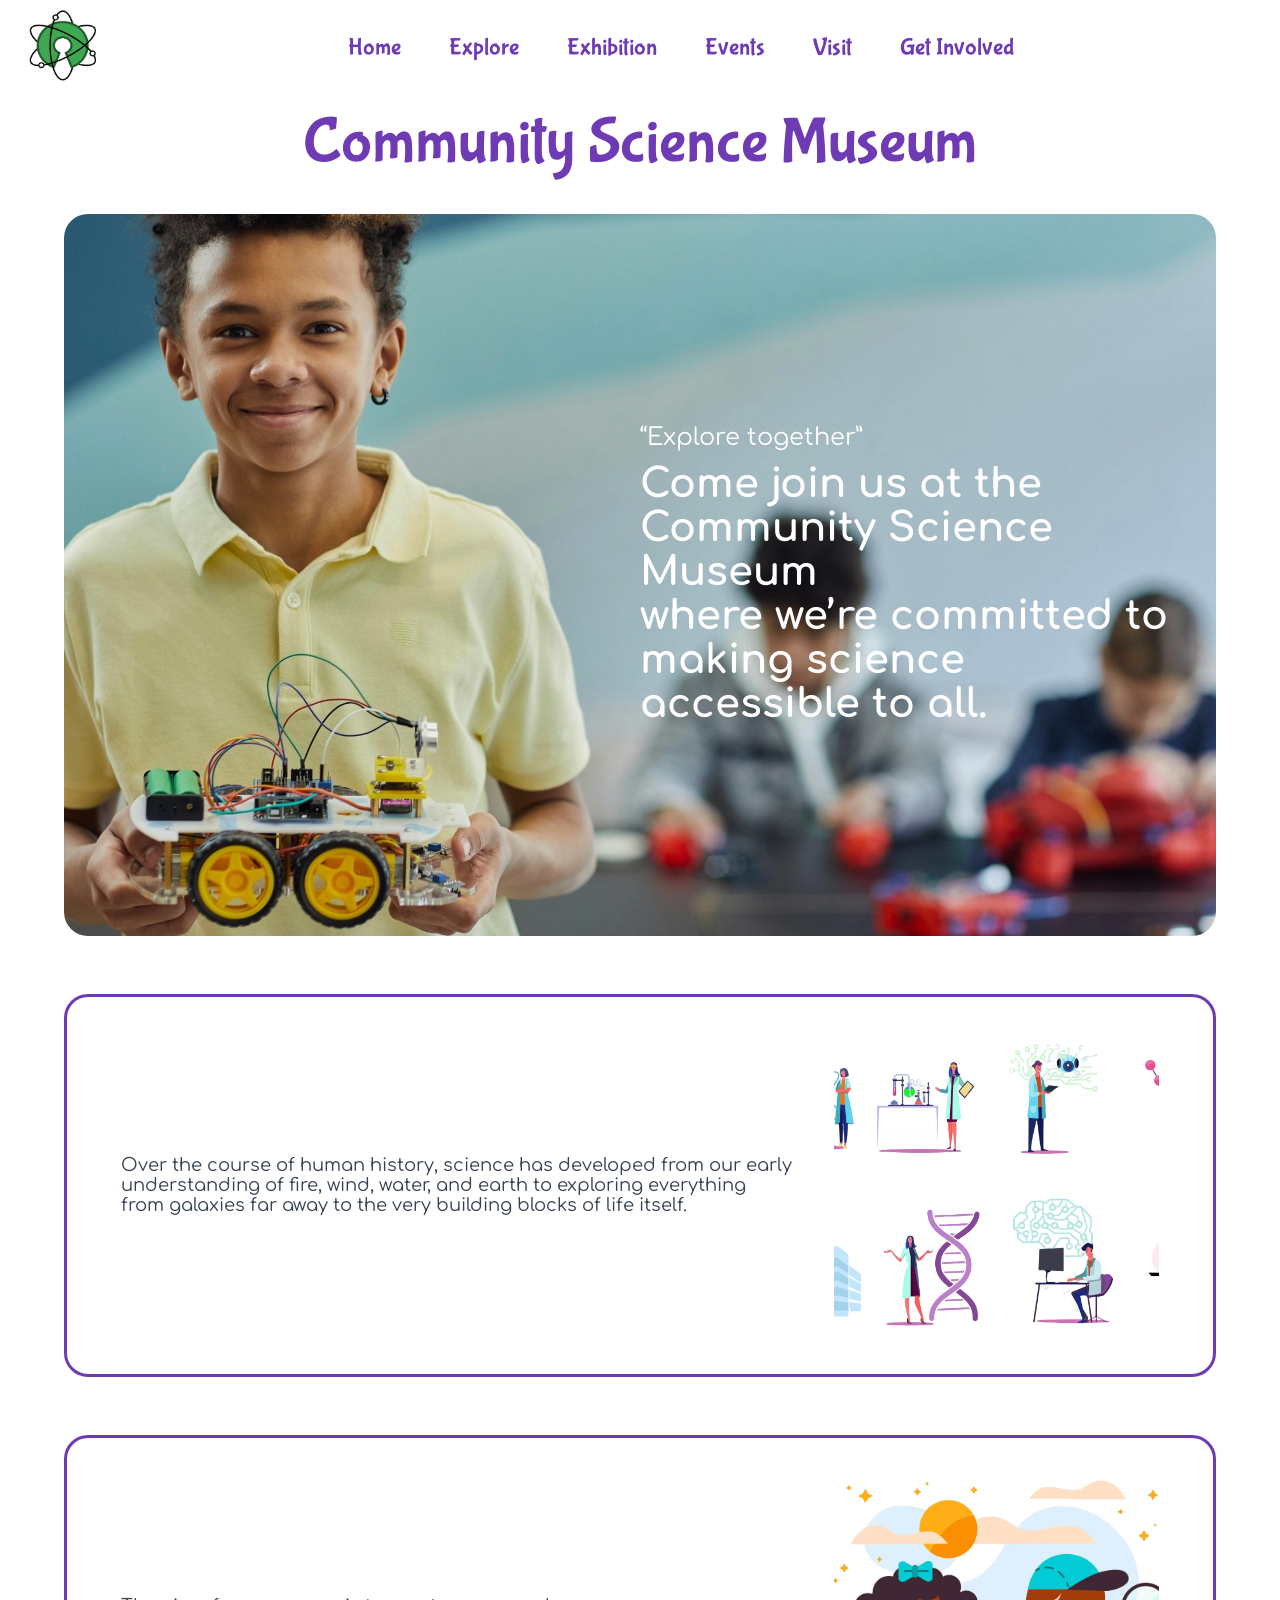
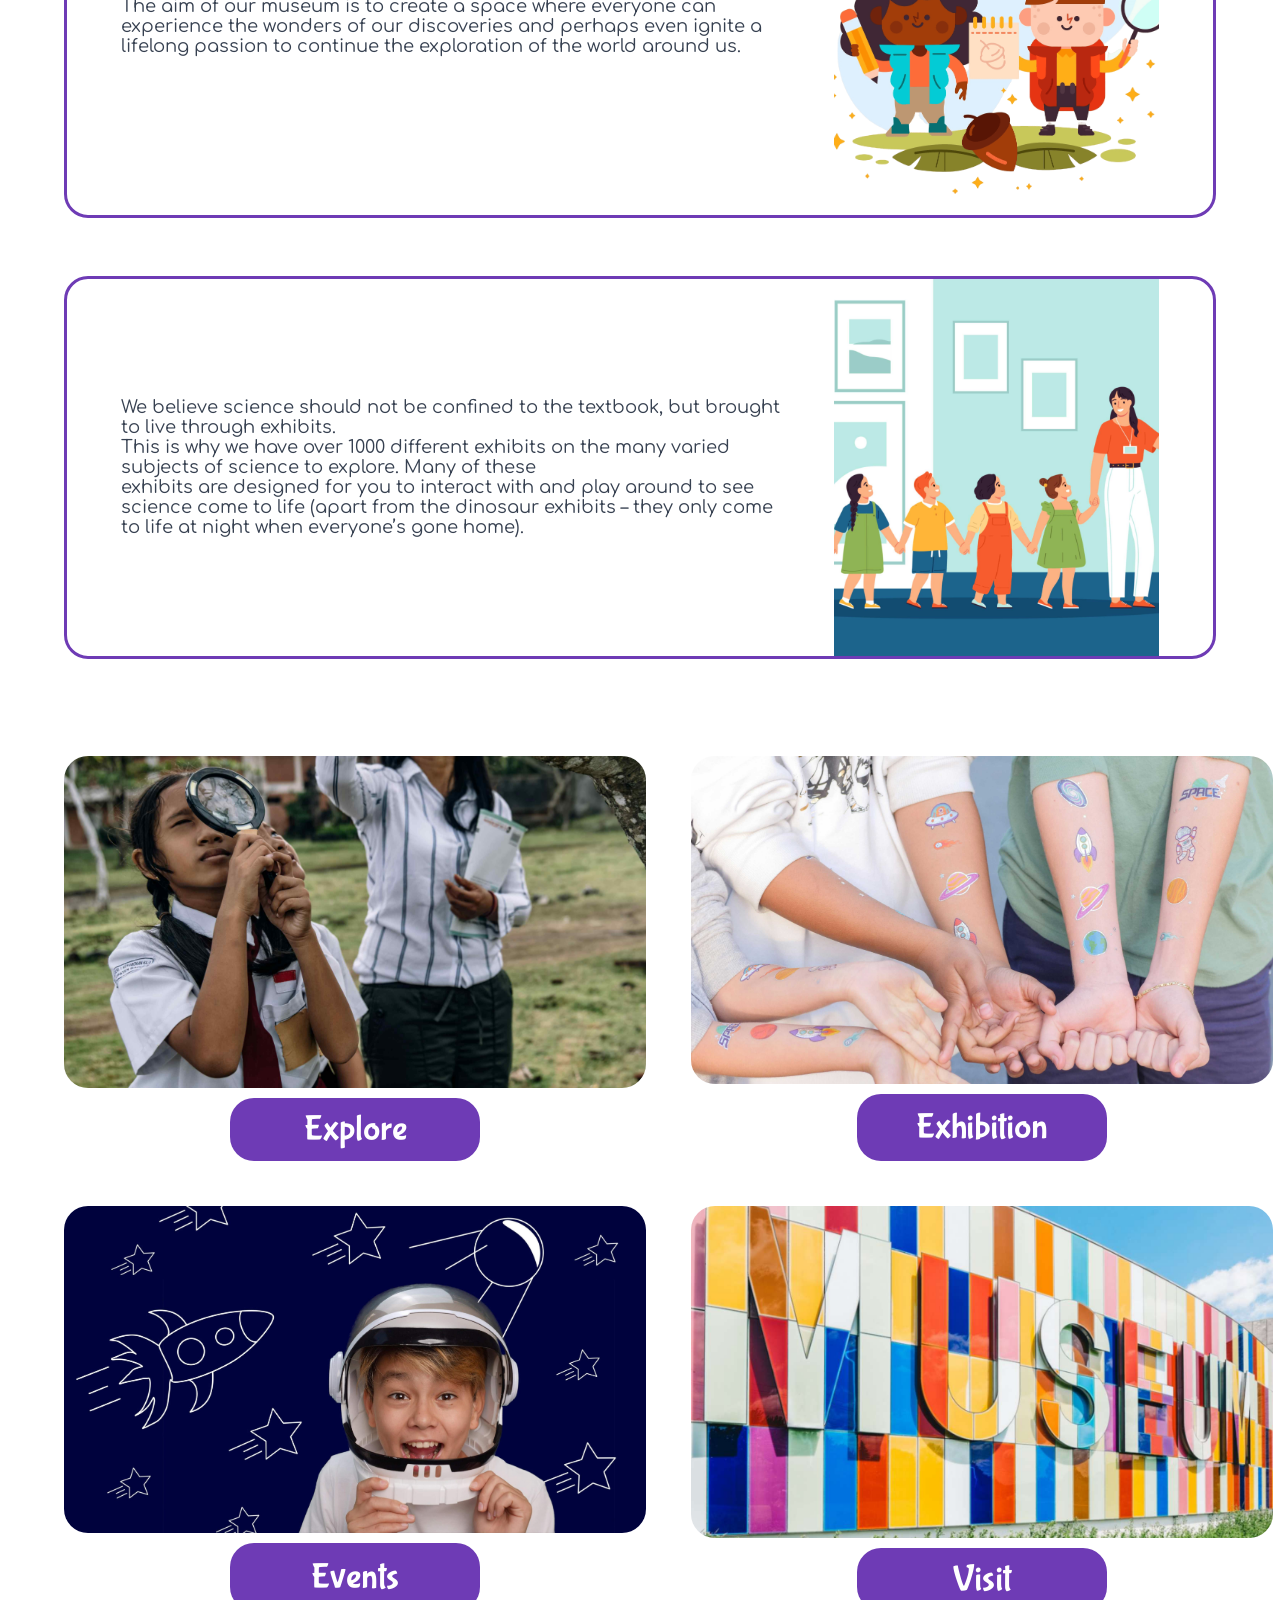
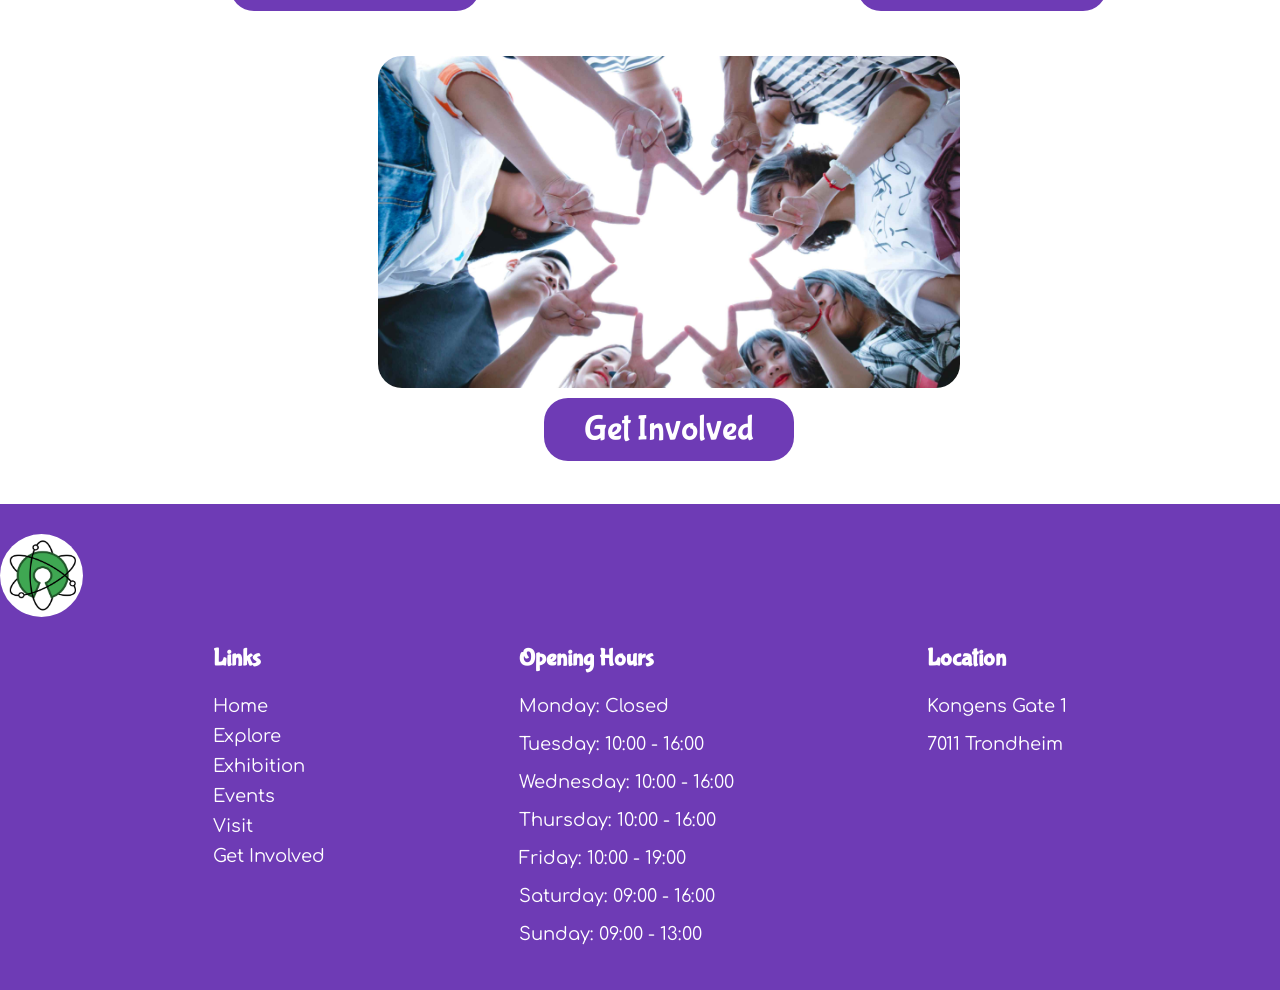
<file: index.html>
<!DOCTYPE html>
<html lang="en">
  <head>
    <meta charset="UTF-8" />
    <meta name="viewport" content="width=device-width, initial-scale=1.0" />
    <meta
      name="description"
      content="Trondheim's premier science destination for families - Engaging interactive exhibits and educational programs specially designed for children and young learners aged 7-15."
    />
    <title>Community Science Museum | Home</title>
    <link rel="preconnect" href="https://fonts.googleapis.com" />
    <link rel="preconnect" href="https://fonts.gstatic.com" crossorigin />
    <link
      href="https://fonts.googleapis.com/css2?family=Bubblegum+Sans&family=Comfortaa:wght@300..700&display=swap"
      rel="stylesheet"
    />
    <link
      href="https://fonts.googleapis.com/css2?family=Material+Symbols+Outlined"
      rel="stylesheet"
    />
    <link rel="stylesheet" href="css/main.css" />
    <link rel="stylesheet" href="css/home.css" />
  </head>
  <body class="container">
    <header>
      <nav class="navbar" aria-label="Main navigation">
        <a href="/index.html" class="logo">
          <img src="./images/logo.jpg" alt="Community Science Museum logo" />
        </a>
        <input type="checkbox" id="menu-toggle" class="menu-toggle" />
        <label for="menu-toggle" class="hamburger" aria-label="Mobile menu">
          <span class="material-symbols-outlined icon-menu">menu</span>
          <span class="material-symbols-outlined icon-close">close</span>
        </label>
        <ul class="nav-links">
          <li><a href="index.html">Home</a></li>
          <li><a href="explore.html">Explore</a></li>
          <li><a href="exhibition.html">Exhibition</a></li>
          <li><a href="events.html">Events</a></li>
          <li><a href="visit.html">Visit</a></li>
          <li><a href="get-involved.html">Get Involved</a></li>
        </ul>
      </nav>
    </header>
    <main>
      <h1 class="page-title">Community Science Museum</h1>
      <section class="hero">
        <div class="hero-content">
          <p class="p-1">“Explore together”</p>
          <p class="p-2">
            Come join us at the <br />
            Community Science Museum <br />
            where we’re committed to making science <br />
            accessible to all.
          </p>
        </div>
      </section>
      <section class="home-sec-1">
        <div class="home-sub-sec">
          <div class="sec-content">
            <p>
              Over the course of human history, science has developed from our
              early <br />
              understanding of fire, wind, water, and earth to exploring
              everything <br />
              from galaxies far away to the very building blocks of life itself.
            </p>
          </div>
          <div class="sec-image">
            <img
              src="./images/png-sec1.png"
              alt="Illustration of scientists alongside icons such as an atom, lab gear, AI circuit, molecule, telescope, DNA helix, brain diagram and microscope—symbols of many branches of science"
            />
          </div>
        </div>
        <div class="home-sub-sec">
          <div class="sec-content">
            <p>
              The aim of our museum is to create a space where everyone can
              <br />
              experience the wonders of our discoveries and perhaps even ignite
              a
              <br />
              lifelong passion to continue the exploration of the world around
              us.
            </p>
          </div>
          <div class="sec-image">
            <img
              src="./images/png-sec2.png"
              alt="Cartoon children investigating nature—one sketches an acorn while the other inspects it with a magnifying glass"
            />
          </div>
        </div>
        <div class="home-sub-sec">
          <div class="sec-content">
            <p>
              We believe science should not be confined to the textbook, but
              brought <br />
              to live through exhibits. <br />
              This is why we have over 1000 different exhibits on the many
              varied subjects of science to explore. Many of these <br />
              exhibits are designed for you to interact with and play around to
              see <br />
              science come to life (apart from the dinosaur exhibits – they only
              come <br />
              to life at night when everyone’s gone home).
            </p>
          </div>
          <div class="sec-image">
            <img
              src="./images/png-sec3.jpg"
              alt="Illustration of a museum guide leading children through an exhibit gallery"
            />
          </div>
        </div>
      </section>
      <section class="home-sec-2">
        <div class="home-sec-2-div">
          <img
            src="./images/explore-home.jpg"
            alt="Girl examining a tree with a magnifying glass during an outdoor science activity"
          />
          <a href="explore.html" class="btn"> Explore </a>
        </div>
        <div class="home-sec-2-div">
          <img
            src="./images/exibition-home.jpg"
            alt="Children displaying space themed temporary tattoos on their forearms"
          />
          <a href="exhibition.html" class="btn">Exhibition</a>
        </div>
        <div class="home-sec-2-div">
          <img
            src="./images/event-home.jpg"
            alt="Smiling child wearing an astronaut helmet against a backdrop of hand‑drawn rockets and stars"
          />
          <a href="events.html" class="btn">Events</a>
        </div>
        <div class="home-sec-2-div">
          <img
            src="./images/visit.jpg"
            alt="Exterior of a museum with rainbow colored panels and giant letters spelling “MUSEUM”"
          />
          <a href="visit.html" class="btn">Visit</a>
        </div>
        <div class="home-sec-2-div center-div">
          <img
            src="./images/getinvolved-home.jpg"
            alt="Group of young people standing in a circle, forming a star shape with their peace sign fingers"
          />
          <a href="get-involved.html" class="btn">Get Involved</a>
        </div>
      </section>
    </main>
    <footer>
      <div class="footer-container">
        <div class="footer-logo">
          <a href="/index.html">
            <img src="./images/logo.jpg" alt="Community Science Museum logo" />
          </a>
        </div>

        <div class="footer-content-container">
          <div class="footer-content">
            <h3>Links</h3>
            <ul>
              <li><a href="index.html">Home</a></li>
              <li><a href="explore.html">Explore</a></li>
              <li><a href="exhibition.html">Exhibition</a></li>
              <li><a href="events.html">Events</a></li>
              <li><a href="visit.html">Visit</a></li>
              <li><a href="get-involved.html">Get Involved</a></li>
            </ul>
          </div>
          <div class="footer-content">
            <h3>Opening Hours</h3>
            <p>Monday: Closed</p>
            <p>Tuesday: 10:00 - 16:00</p>
            <p>Wednesday: 10:00 - 16:00</p>
            <p>Thursday: 10:00 - 16:00</p>
            <p>Friday: 10:00 - 19:00</p>
            <p>Saturday: 09:00 - 16:00</p>
            <p>Sunday: 09:00 - 13:00</p>
          </div>
          <div class="footer-content">
            <h3>Location</h3>
            <p>Kongens Gate 1</p>
            <p>7011 Trondheim</p>
          </div>
        </div>
      </div>
    </footer>
  </body>
</html>
</file>
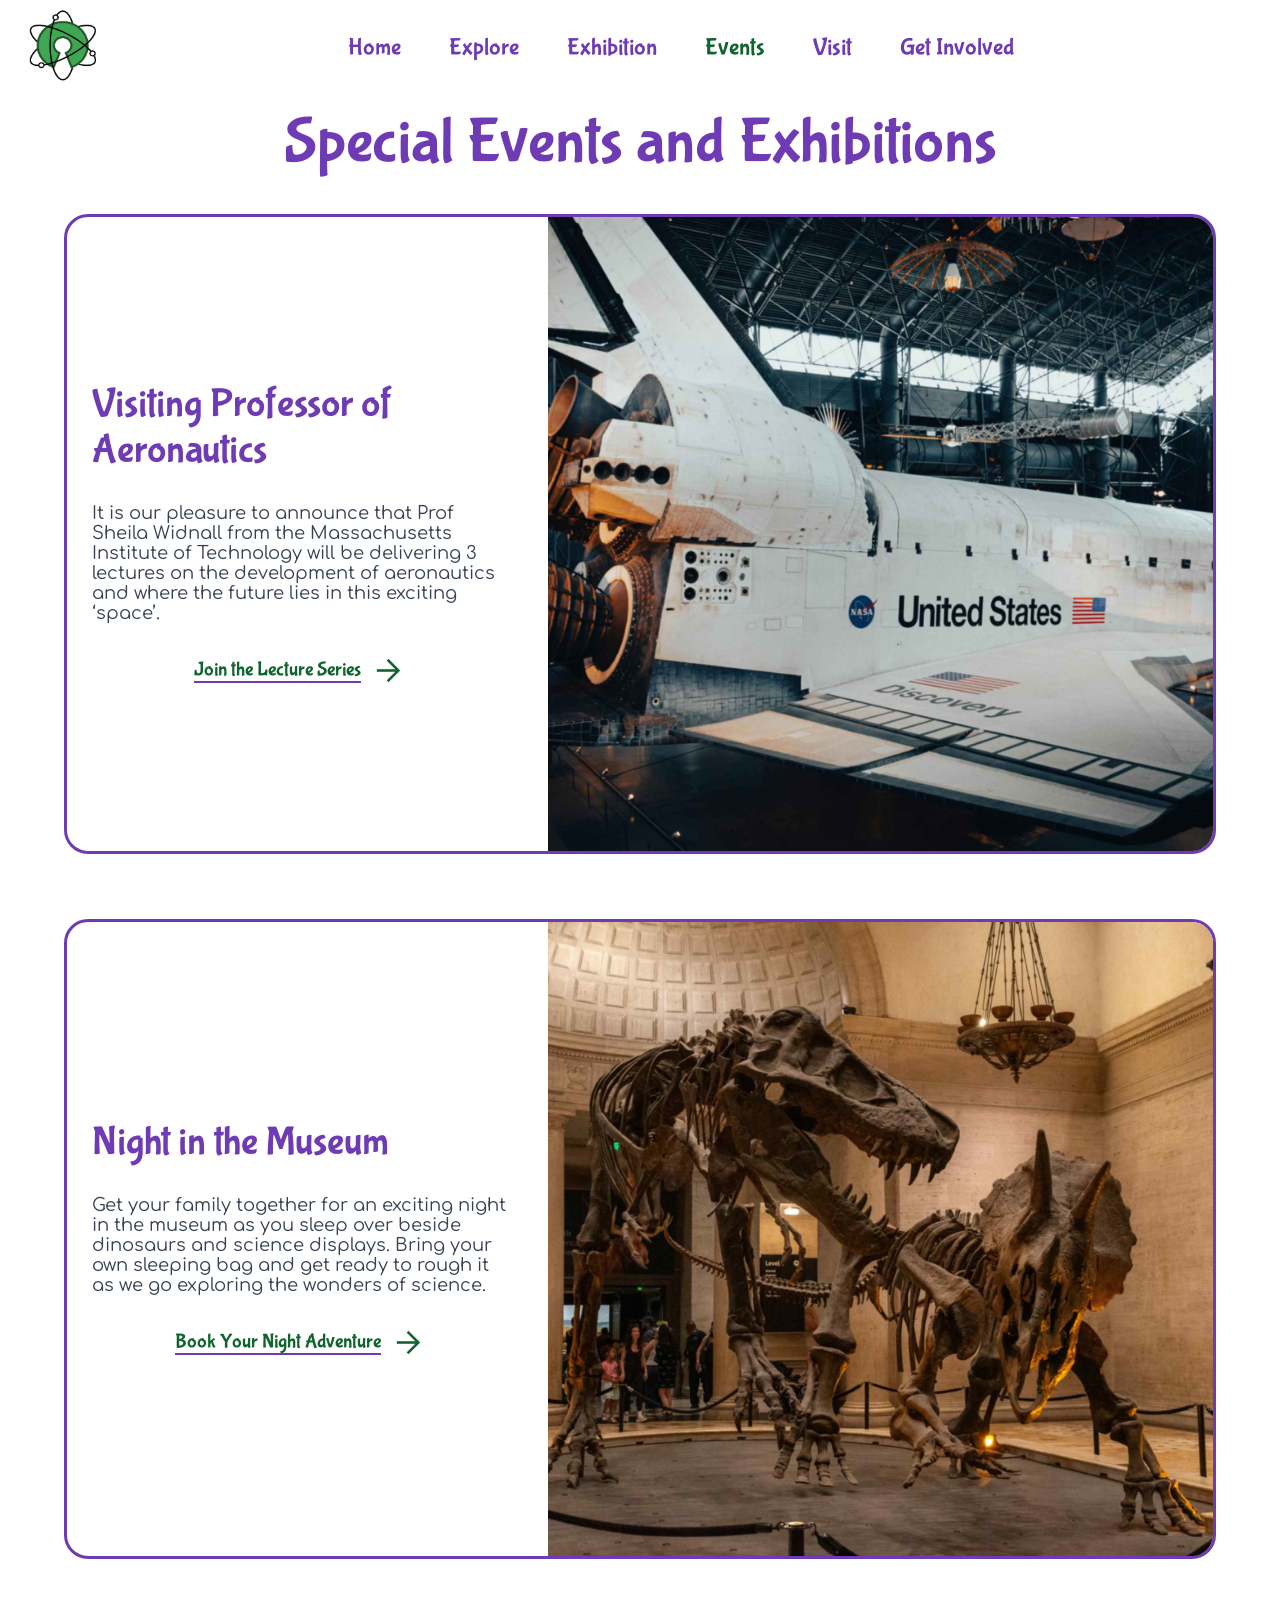
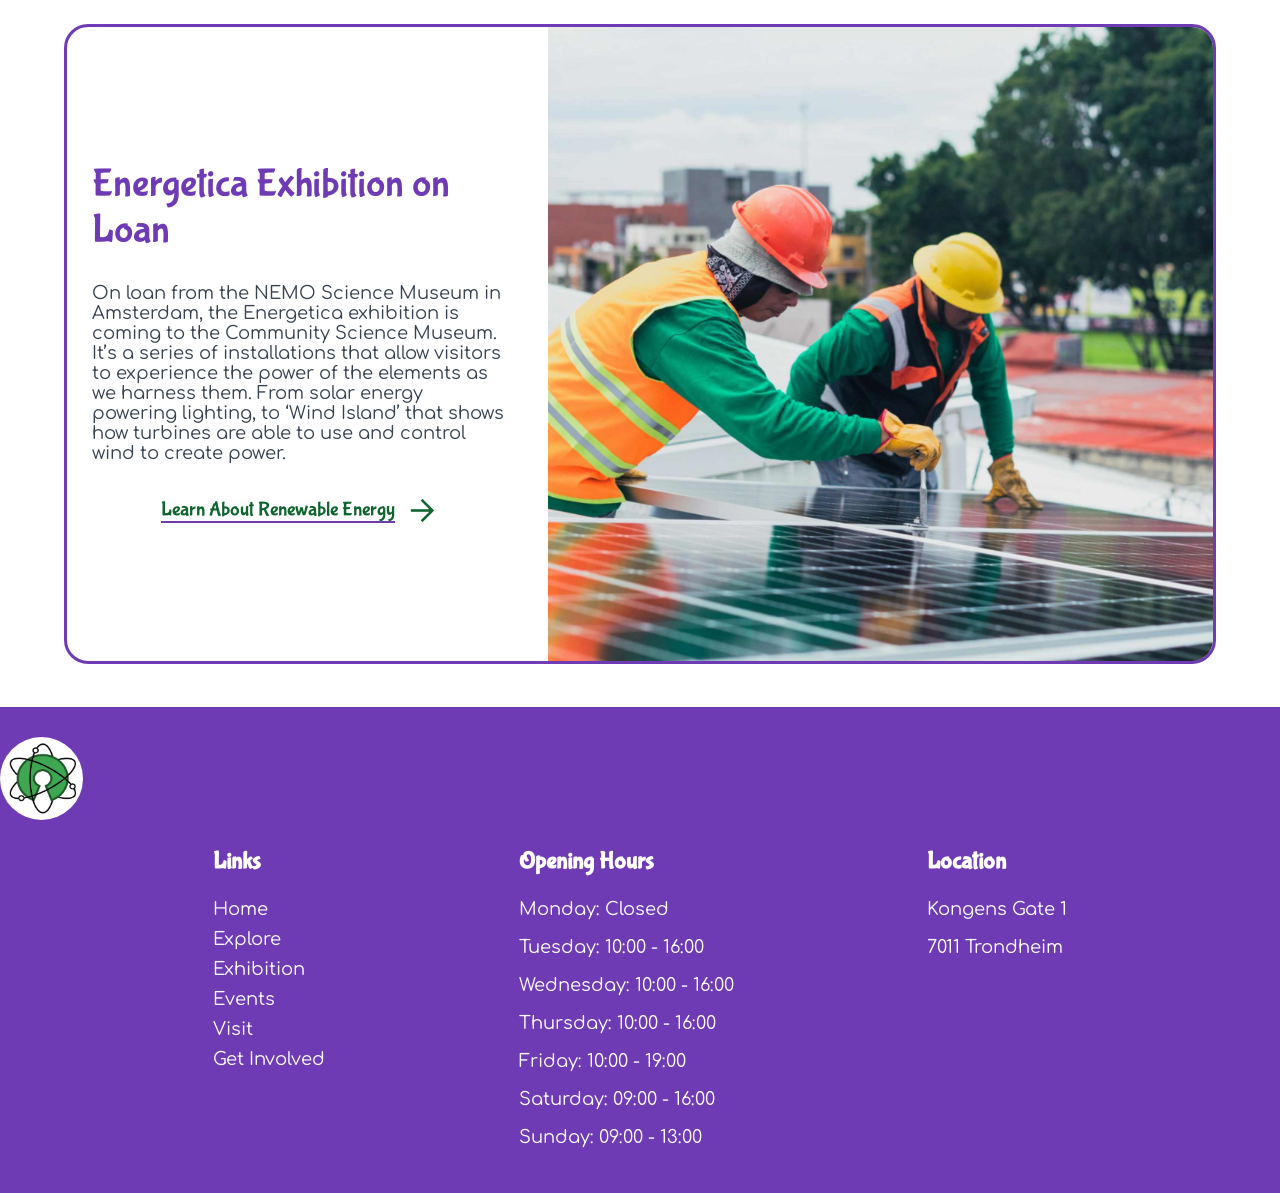
<file: events.html>
<!DOCTYPE html>
<html lang="en">
  <head>
    <meta charset="UTF-8" />
    <meta name="viewport" content="width=device-width, initial-scale=1.0" />
    <meta
      name="description"
      content="Discover upcoming special events including guest lectures, night adventures, and traveling exhibitions at Trondheim's Community Science Museum."
    />
    <title>Special Events | Community Science Museum</title>
    <link rel="preconnect" href="https://fonts.googleapis.com" />
    <link rel="preconnect" href="https://fonts.gstatic.com" crossorigin />
    <link
      href="https://fonts.googleapis.com/css2?family=Bubblegum+Sans&family=Comfortaa:wght@300..700&display=swap"
      rel="stylesheet"
    />
    <link
      href="https://fonts.googleapis.com/css2?family=Material+Symbols+Outlined"
      rel="stylesheet"
    />
    <link rel="stylesheet" href="css/main.css" />
    <link rel="stylesheet" href="css/exhibition-events.css" />
  </head>
  <body class="container">
    <header>
      <nav class="navbar" aria-label="Main navigation">
        <a href="/index.html" class="logo">
          <img src="./images/logo.jpg" alt="Community Science Museum logo" />
        </a>
        <input type="checkbox" id="menu-toggle" class="menu-toggle" />
        <label for="menu-toggle" class="hamburger" aria-label="Mobile menu">
          <span class="material-symbols-outlined icon-menu">menu</span>
          <span class="material-symbols-outlined icon-close">close</span>
        </label>
        <ul class="nav-links">
          <li><a href="index.html">Home</a></li>
          <li><a href="explore.html">Explore</a></li>
          <li><a href="exhibition.html">Exhibition</a></li>
          <li><a href="events.html" class="active">Events</a></li>
          <li><a href="visit.html">Visit</a></li>
          <li><a href="get-involved.html">Get Involved</a></li>
        </ul>
      </nav>
    </header>
    <main>
      <h1 class="page-title">Special Events and Exhibitions</h1>
      <section>
        <div class="card">
          <div class="card-text">
            <h2>Visiting Professor of Aeronautics</h2>
            <p>
              It is our pleasure to announce that Prof Sheila Widnall from the
              Massachusetts Institute of Technology will be delivering 3
              lectures on the development of aeronautics and where the future
              lies in this exciting ‘space’.
            </p>

            <a href="visit.html" class="cta-link"
              ><span class="cta-link-text">Join the Lecture Series</span>
              <span class="material-symbols-outlined">arrow_forward</span>
            </a>
          </div>
          <div class="card-image">
            <img
              src="images/aeronautics.jpg"
              alt="NASA Space Shuttle Discovery on display inside a hangar, engines and tail section in view"
            />
          </div>
        </div>
        <div class="card">
          <div class="card-text">
            <h2>Night in the Museum</h2>
            <p>
              Get your family together for an exciting night in the museum as
              you sleep over beside dinosaurs and science displays. Bring your
              own sleeping bag and get ready to rough it as we go exploring the
              wonders of science.
            </p>

            <a href="visit.html" class="cta-link"
              ><span class="cta-link-text">Book Your Night Adventure</span>
              <span class="material-symbols-outlined">arrow_forward</span>
            </a>
          </div>
          <div class="card-image">
            <img
              src="images/night-museum.jpg"
              alt="Illuminated T. rex and Triceratops skeletons facing off in a museum hall at night"
            />
          </div>
        </div>
        <div class="card">
          <div class="card-text">
            <h2>Energetica Exhibition on Loan</h2>
            <p>
              On loan from the NEMO Science Museum in Amsterdam, the Energetica
              exhibition is coming to the Community Science Museum. It’s a
              series of installations that allow visitors to experience the
              power of the elements as we harness them. From solar energy
              powering lighting, to ‘Wind Island’ that shows how turbines are
              able to use and control wind to create power.
            </p>

            <a href="visit.html" class="cta-link"
              ><span class="cta-link-text">Learn About Renewable Energy</span>
              <span class="material-symbols-outlined">arrow_forward</span>
            </a>
          </div>
          <div class="card-image">
            <img
              src="images/energetica.jpg"
              alt="Technicians in safety gear installing rooftop solar panels, demonstrating renewable energy in action"
            />
          </div>
        </div>
      </section>
    </main>
    <footer>
      <div class="footer-container">
        <div class="footer-logo">
          <a href="/index.html">
            <img src="./images/logo.jpg" alt="Community Science Museum logo" />
          </a>
        </div>

        <div class="footer-content-container">
          <div class="footer-content">
            <h3>Links</h3>
            <ul>
              <li><a href="index.html">Home</a></li>
              <li><a href="explore.html">Explore</a></li>
              <li><a href="exhibition.html">Exhibition</a></li>
              <li><a href="events.html">Events</a></li>
              <li><a href="visit.html">Visit</a></li>
              <li><a href="get-involved.html">Get Involved</a></li>
            </ul>
          </div>
          <div class="footer-content">
            <h3>Opening Hours</h3>
            <p>Monday: Closed</p>
            <p>Tuesday: 10:00 - 16:00</p>
            <p>Wednesday: 10:00 - 16:00</p>
            <p>Thursday: 10:00 - 16:00</p>
            <p>Friday: 10:00 - 19:00</p>
            <p>Saturday: 09:00 - 16:00</p>
            <p>Sunday: 09:00 - 13:00</p>
          </div>
          <div class="footer-content">
            <h3>Location</h3>
            <p>Kongens Gate 1</p>
            <p>7011 Trondheim</p>
          </div>
        </div>
      </div>
    </footer>
  </body>
</html>
</file>
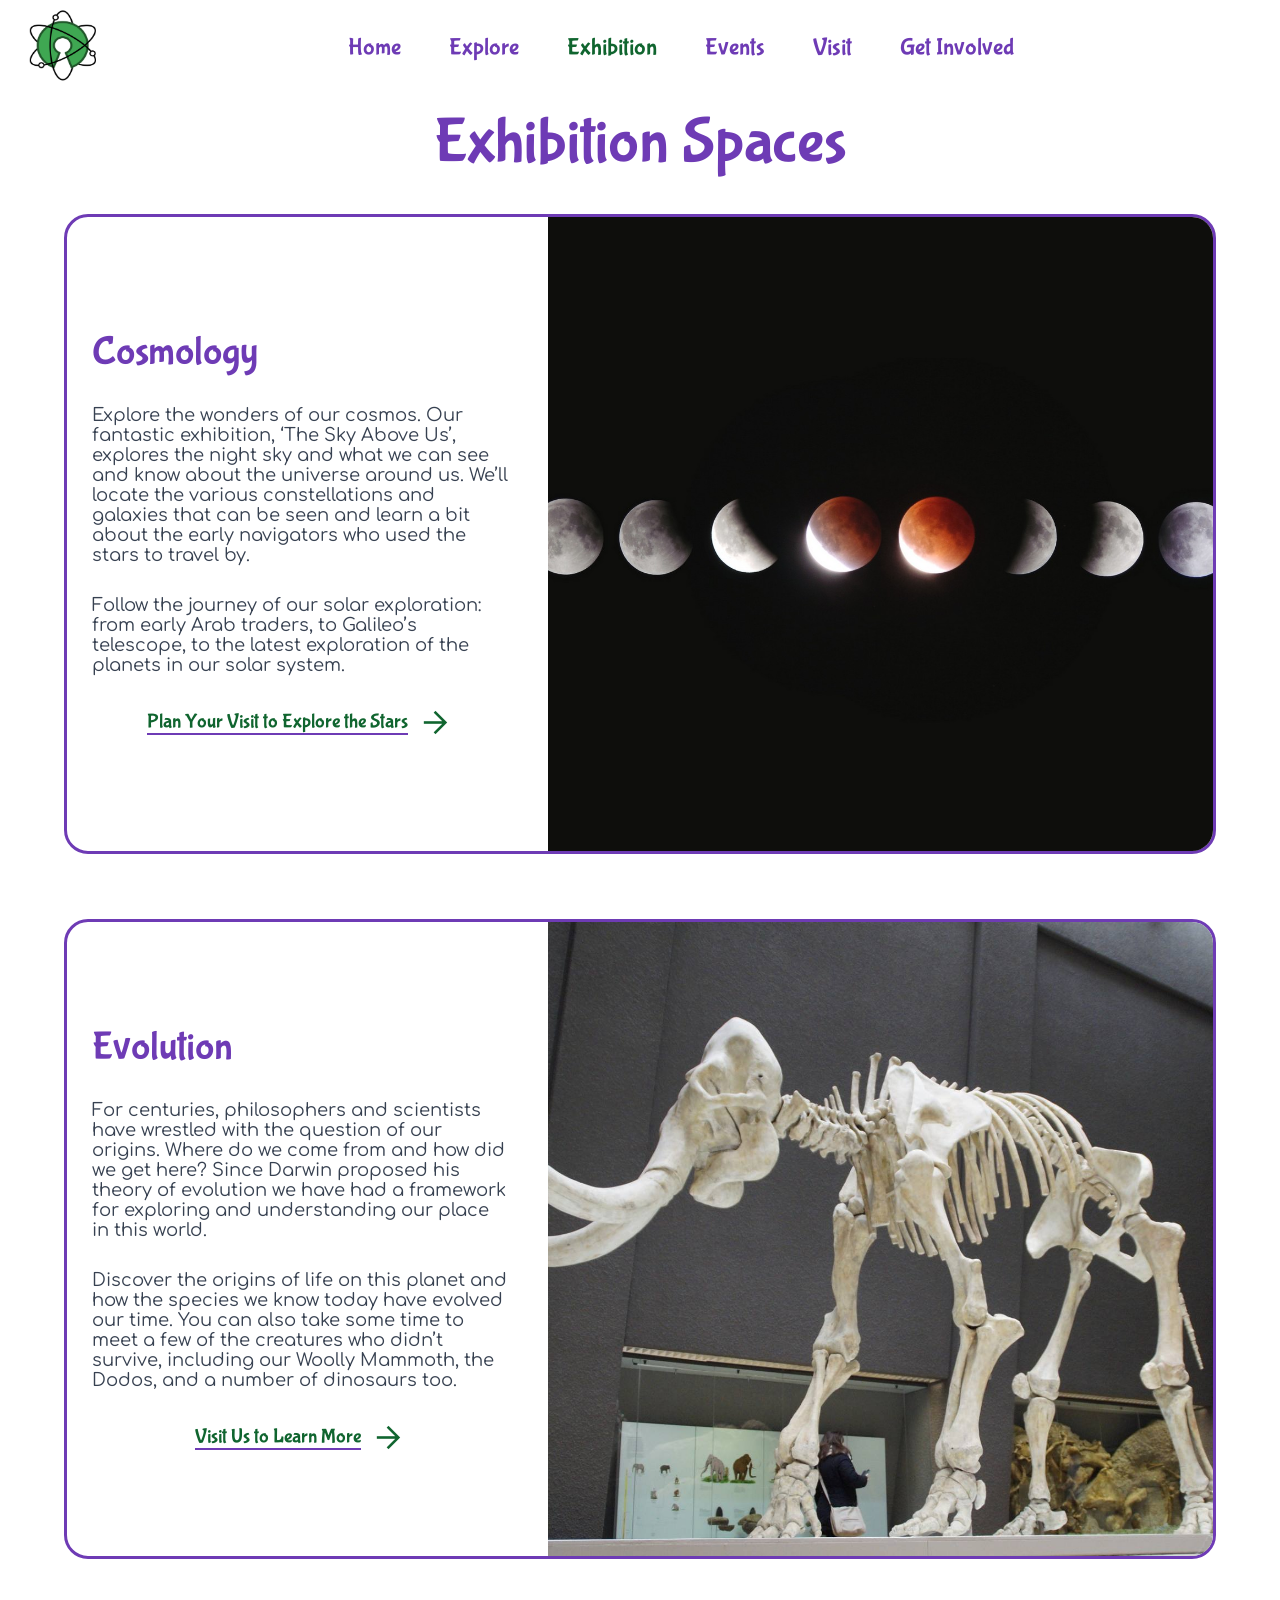
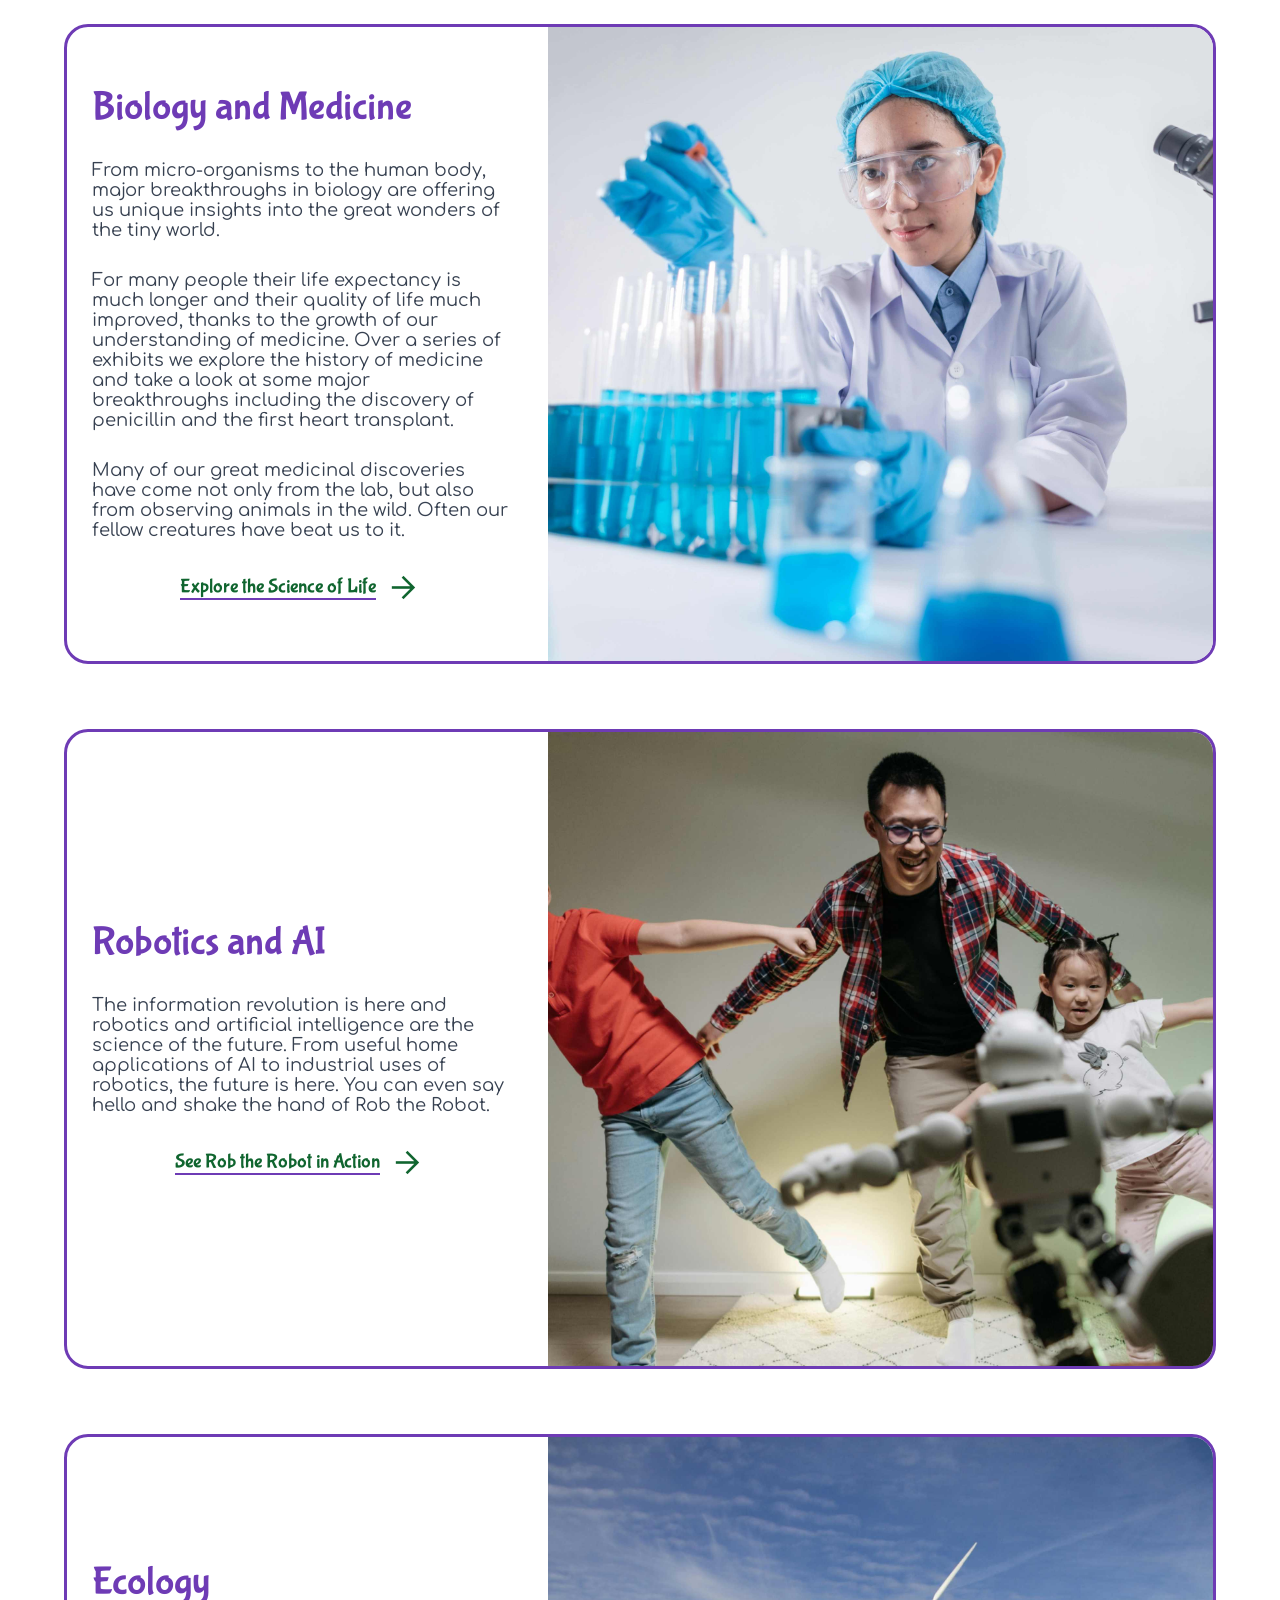
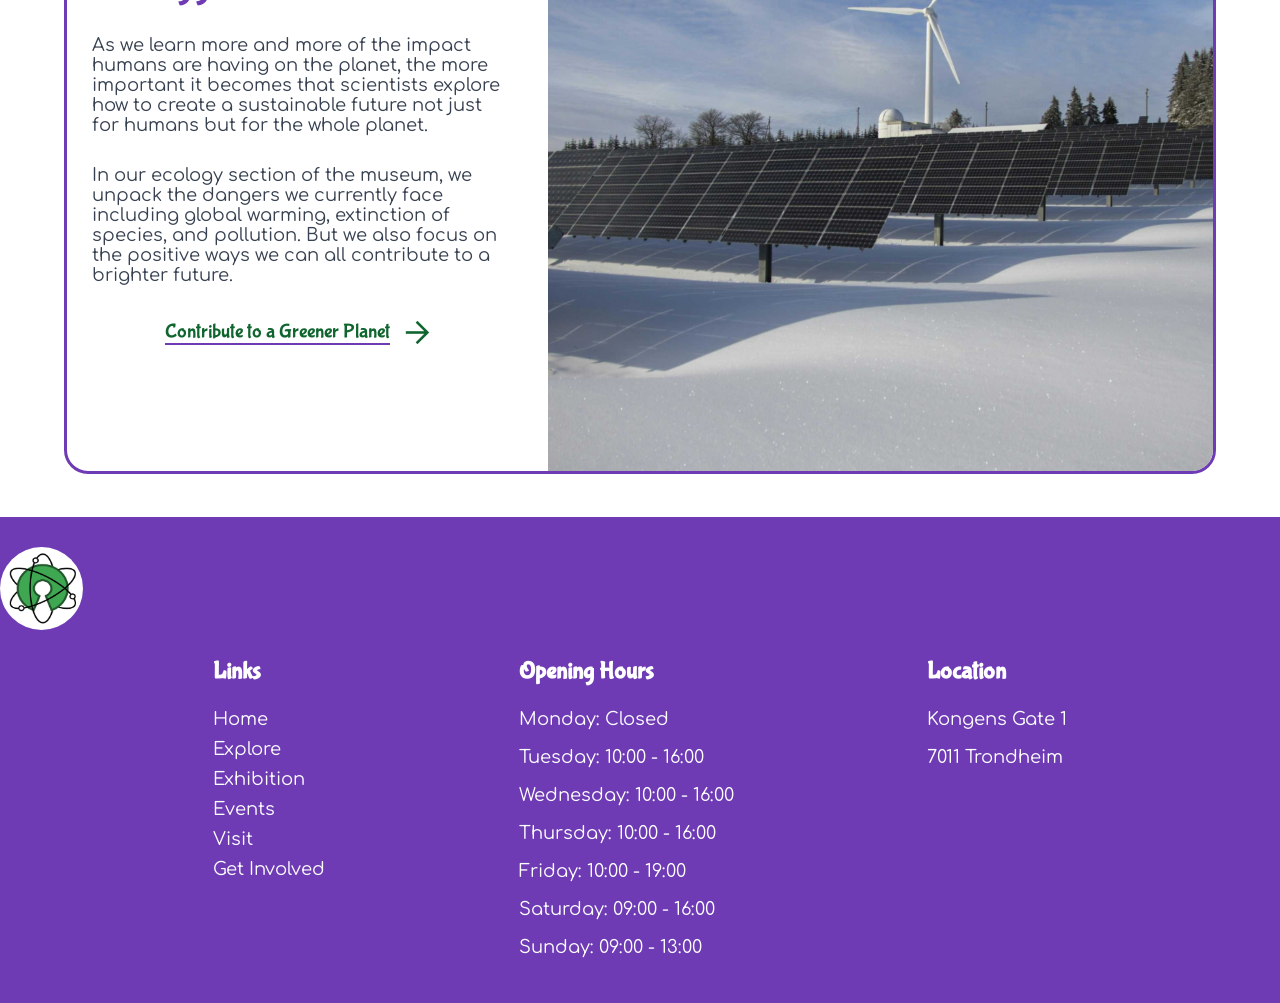
<file: exhibition.html>
<!DOCTYPE html>
<html lang="en">
  <head>
    <meta charset="UTF-8" />
    <meta name="viewport" content="width=device-width, initial-scale=1.0" />
    <meta
      name="description"
      content="Discover our interactive exhibition spaces covering cosmology, evolution, robotics, and more at Trondheim's Community Science Museum."
    />
    <title>Exhibition Spaces | Community Science Museum</title>
    <link rel="preconnect" href="https://fonts.googleapis.com" />
    <link rel="preconnect" href="https://fonts.gstatic.com" crossorigin />
    <link
      href="https://fonts.googleapis.com/css2?family=Bubblegum+Sans&family=Comfortaa:wght@300..700&display=swap"
      rel="stylesheet"
    />
    <link
      href="https://fonts.googleapis.com/css2?family=Material+Symbols+Outlined"
      rel="stylesheet"
    />
    <link
      rel="stylesheet"
      href="https://fonts.googleapis.com/css2?family=Material+Symbols+Outlined:opsz,wght,FILL,GRAD@24,400,0,0&icon_names=arrow_forward"
    />
    <link rel="stylesheet" href="css/main.css" />
    <link rel="stylesheet" href="css/exhibition-events.css" />
  </head>
  <body class="container">
    <header>
      <nav class="navbar" aria-label="Main navigation">
        <a href="/index.html" class="logo">
          <img src="./images/logo.jpg" alt="Community Science Museum logo" />
        </a>
        <input type="checkbox" id="menu-toggle" class="menu-toggle" />
        <label for="menu-toggle" class="hamburger" aria-label="Mobile menu">
          <span class="material-symbols-outlined icon-menu">menu</span>
          <span class="material-symbols-outlined icon-close">close</span>
        </label>
        <ul class="nav-links">
          <li><a href="index.html">Home</a></li>
          <li><a href="explore.html">Explore</a></li>
          <li><a href="exhibition.html" class="active">Exhibition</a></li>
          <li><a href="events.html">Events</a></li>
          <li><a href="visit.html">Visit</a></li>
          <li><a href="get-involved.html">Get Involved</a></li>
        </ul>
      </nav>
    </header>
    <main>
      <h1 class="page-title">Exhibition Spaces</h1>
      <section>
        <div class="card">
          <div class="card-text">
            <h2>Cosmology</h2>
            <p>
              Explore the wonders of our cosmos. Our fantastic exhibition, ‘The
              Sky Above Us’, explores the night sky and what we can see and know
              about the universe around us. We’ll locate the various
              constellations and galaxies that can be seen and learn a bit about
              the early navigators who used the stars to travel by.
            </p>
            <p>
              Follow the journey of our solar exploration: from early Arab
              traders, to Galileo’s telescope, to the latest exploration of the
              planets in our solar system.
            </p>
            <a href="visit.html" class="cta-link"
              ><span class="cta-link-text"
                >Plan Your Visit to Explore the Stars</span
              >
              <span class="material-symbols-outlined">arrow_forward</span>
            </a>
          </div>
          <div class="card-image">
            <img
              src="images/cosmo.jpg"
              alt="Sequence of moon images showing the stages of a lunar eclipse against a black sky"
            />
          </div>
        </div>
        <div class="card">
          <div class="card-text">
            <h2>Evolution</h2>
            <p>
              For centuries, philosophers and scientists have wrestled with the
              question of our origins. Where do we come from and how did we get
              here? Since Darwin proposed his theory of evolution we have had a
              framework for exploring and understanding our place in this world.
            </p>
            <p>
              Discover the origins of life on this planet and how the species we
              know today have evolved our time. You can also take some time to
              meet a few of the creatures who didn’t survive, including our
              Woolly Mammoth, the Dodos, and a number of dinosaurs too.
            </p>
            <a href="visit.html" class="cta-link"
              ><span class="cta-link-text">Visit Us to Learn More</span>
              <span class="material-symbols-outlined">arrow_forward</span>
            </a>
          </div>
          <div class="card-image">
            <img
              src="images/evolution.jpg"
              alt="Full‑size woolly mammoth skeleton on display in a museum gallery"
            />
          </div>
        </div>
        <div class="card">
          <div class="card-text">
            <h2>Biology and Medicine</h2>
            <p>
              From micro-organisms to the human body, major breakthroughs in
              biology are offering us unique insights into the great wonders of
              the tiny world.
            </p>
            <p>
              For many people their life expectancy is much longer and their
              quality of life much improved, thanks to the growth of our
              understanding of medicine. Over a series of exhibits we explore
              the history of medicine and take a look at some major
              breakthroughs including the discovery of penicillin and the first
              heart transplant.
            </p>
            <p>
              Many of our great medicinal discoveries have come not only from
              the lab, but also from observing animals in the wild. Often our
              fellow creatures have beat us to it.
            </p>
            <a href="visit.html" class="cta-link"
              ><span class="cta-link-text">Explore the Science of Life</span>
              <span class="material-symbols-outlined">arrow_forward</span>
            </a>
          </div>
          <div class="card-image">
            <img
              src="images/medic.jpg"
              alt="Scientist in lab coat and goggles pipetting blue liquid into test tubes beside a microscope"
            />
          </div>
        </div>
        <div class="card">
          <div class="card-text">
            <h2>Robotics and AI</h2>
            <p>
              The information revolution is here and robotics and artificial
              intelligence are the science of the future. From useful home
              applications of AI to industrial uses of robotics, the future is
              here. You can even say hello and shake the hand of Rob the Robot.
            </p>

            <a href="visit.html" class="cta-link"
              ><span class="cta-link-text">See Rob the Robot in Action</span>
              <span class="material-symbols-outlined">arrow_forward</span>
            </a>
          </div>
          <div class="card-image">
            <img
              src="images/robotics.jpg"
              alt="Adult and two children spreading their arms while playfully interacting with a small humanoid robot"
            />
          </div>
        </div>
        <div class="card">
          <div class="card-text">
            <h2>Ecology</h2>
            <p>
              As we learn more and more of the impact humans are having on the
              planet, the more important it becomes that scientists explore how
              to create a sustainable future not just for humans but for the
              whole planet.
            </p>
            <p>
              In our ecology section of the museum, we unpack the dangers we
              currently face including global warming, extinction of species,
              and pollution. But we also focus on the positive ways we can all
              contribute to a brighter future.
            </p>
            <a href="visit.html" class="cta-link"
              ><span class="cta-link-text">Contribute to a Greener Planet</span>
              <span class="material-symbols-outlined">arrow_forward</span>
            </a>
          </div>
          <div class="card-image">
            <img
              src="images/echo.jpg"
              alt="Rows of solar panels in snowy fields with a wind turbine turning in the background—renewable‑energy landscape"
            />
          </div>
        </div>
      </section>
    </main>
    <footer>
      <div class="footer-container">
        <div class="footer-logo">
          <a href="/index.html">
            <img src="./images/logo.jpg" alt="Community Science Museum logo" />
          </a>
        </div>

        <div class="footer-content-container">
          <div class="footer-content">
            <h3>Links</h3>
            <ul>
              <li><a href="index.html">Home</a></li>
              <li><a href="explore.html">Explore</a></li>
              <li><a href="exhibition.html">Exhibition</a></li>
              <li><a href="events.html">Events</a></li>
              <li><a href="visit.html">Visit</a></li>
              <li><a href="get-involved.html">Get Involved</a></li>
            </ul>
          </div>
          <div class="footer-content">
            <h3>Opening Hours</h3>
            <p>Monday: Closed</p>
            <p>Tuesday: 10:00 - 16:00</p>
            <p>Wednesday: 10:00 - 16:00</p>
            <p>Thursday: 10:00 - 16:00</p>
            <p>Friday: 10:00 - 19:00</p>
            <p>Saturday: 09:00 - 16:00</p>
            <p>Sunday: 09:00 - 13:00</p>
          </div>
          <div class="footer-content">
            <h3>Location</h3>
            <p>Kongens Gate 1</p>
            <p>7011 Trondheim</p>
          </div>
        </div>
      </div>
    </footer>
  </body>
</html>
</file>
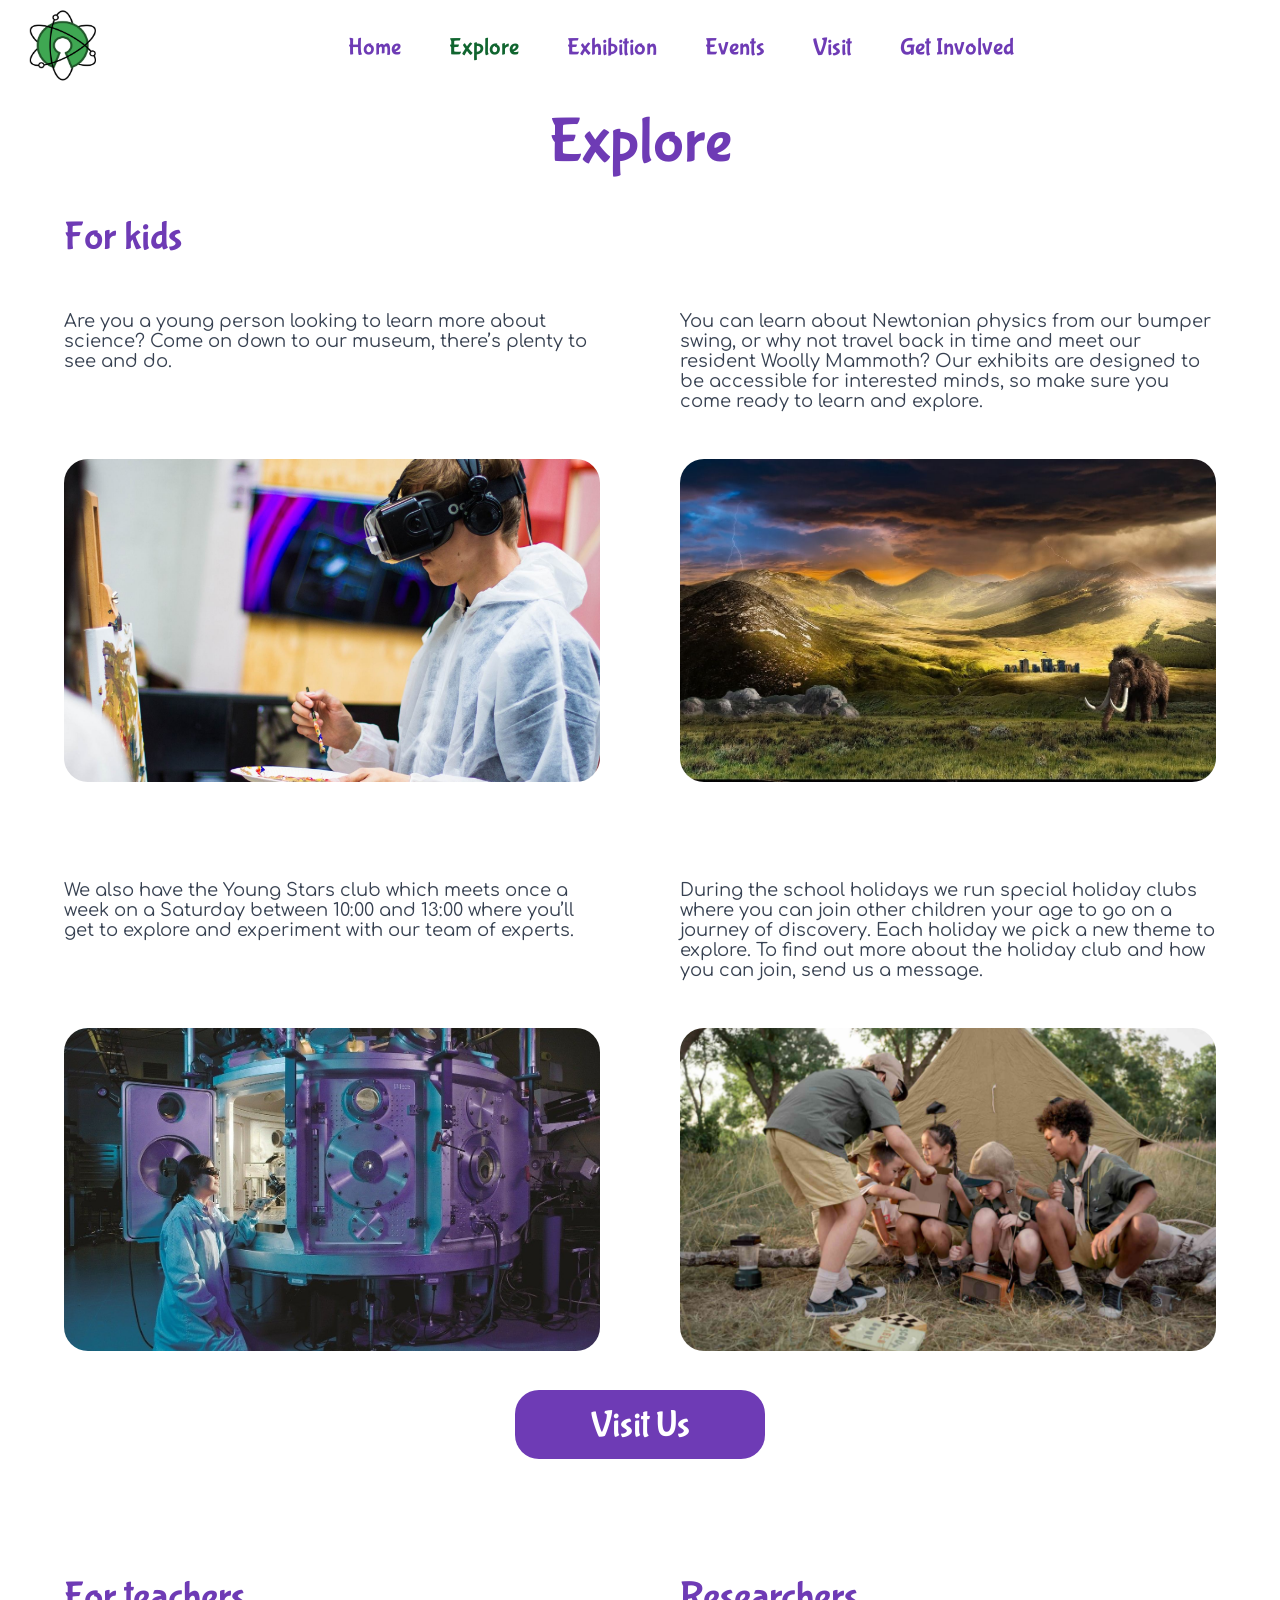
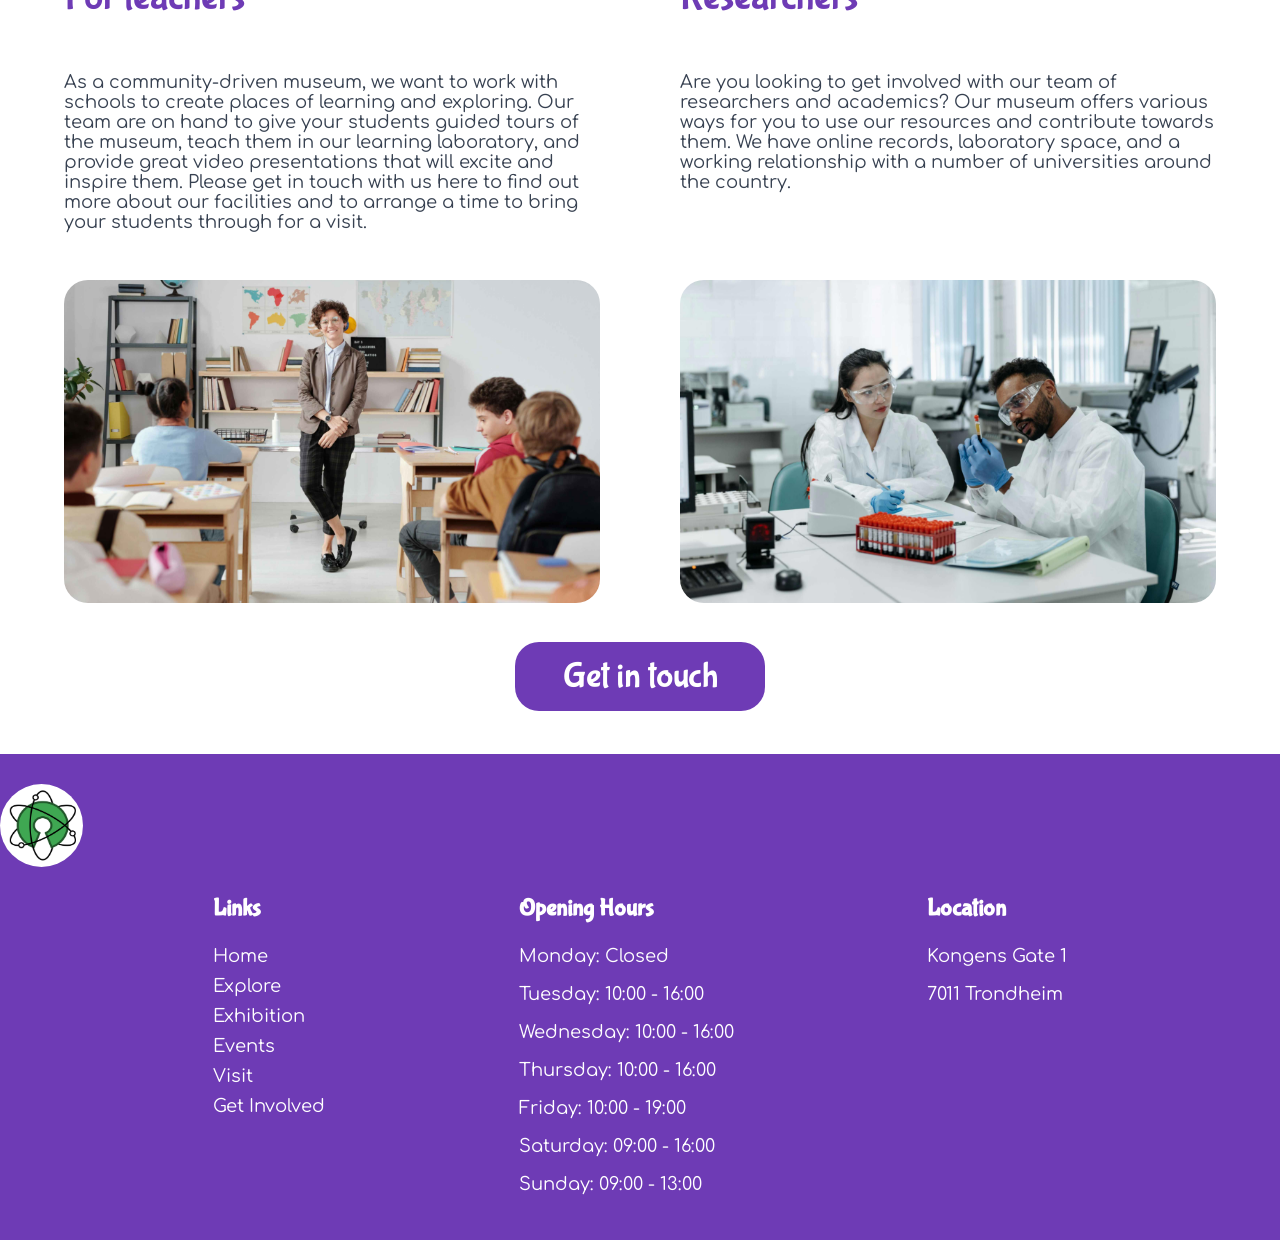
<file: explore.html>
<!DOCTYPE html>
<html lang="en">
  <head>
    <meta charset="UTF-8" />
    <meta name="viewport" content="width=device-width, initial-scale=1.0" />
    <meta
      name="description"
      content="Discover interactive science programs for kids, educational resources for teachers, and research opportunities at Trondheim's Community Science Museum."
    />
    <title>Explore | Community Science Museum</title>
    <link rel="preconnect" href="https://fonts.googleapis.com" />
    <link rel="preconnect" href="https://fonts.gstatic.com" crossorigin />
    <link
      href="https://fonts.googleapis.com/css2?family=Bubblegum+Sans&family=Comfortaa:wght@300..700&display=swap"
      rel="stylesheet"
    />
    <link
      href="https://fonts.googleapis.com/css2?family=Material+Symbols+Outlined"
      rel="stylesheet"
    />
    <link rel="stylesheet" href="css/main.css" />
    <link rel="stylesheet" href="css/explore.css" />
  </head>
  <body class="container">
    <header>
      <nav class="navbar" aria-label="Main navigation">
        <a href="/index.html" class="logo">
          <img src="./images/logo.jpg" alt="Community Science Museum logo" />
        </a>
        <input type="checkbox" id="menu-toggle" class="menu-toggle" />
        <label for="menu-toggle" class="hamburger" aria-label="Mobile menu">
          <span class="material-symbols-outlined icon-menu">menu</span>
          <span class="material-symbols-outlined icon-close">close</span>
        </label>
        <ul class="nav-links">
          <li><a href="index.html">Home</a></li>
          <li><a href="explore.html" class="active">Explore</a></li>
          <li><a href="exhibition.html">Exhibition</a></li>
          <li><a href="events.html">Events</a></li>
          <li><a href="visit.html">Visit</a></li>
          <li><a href="get-involved.html">Get Involved</a></li>
        </ul>
      </nav>
    </header>
    <main>
      <h1 class="page-title">Explore</h1>
      <section class="section-1">
        <h2>For kids</h2>
        <div class="section-1-container">
          <div class="section-content">
            <p>
              Are you a young person looking to learn more about science? Come
              on down to our museum, there’s plenty to see and do.
            </p>
            <img
              src="images/kid-sec.jpg"
              class="section-img"
              alt="Young visitor wearing a virtual‑reality headset while painting at an interactive museum station"
            />
          </div>

          <div class="section-content">
            <p>
              You can learn about Newtonian physics from our bumper swing, or
              why not travel back in time and meet our resident Woolly Mammoth?
              Our exhibits are designed to be accessible for interested minds,
              so make sure you come ready to learn and explore.
            </p>
            <img
              src="images/kid-sec2.jpg"
              class="section-img"
              alt="Illustration of a woolly mammoth standing in a prehistoric valley under a dramatic sunset sky"
            />
          </div>

          <div class="section-content">
            <p>
              We also have the Young Stars club which meets once a week on a
              Saturday between 10:00 and 13:00 where you’ll get to explore and
              experiment with our team of experts.
            </p>
            <img
              src="images/kid-sec3.jpg"
              class="section-img"
              alt="Person in a lab coat and safety goggles inspecting a large scientific chamber in a laboratory"
            />
          </div>

          <div class="section-content">
            <p>
              During the school holidays we run special holiday clubs where you
              can join other children your age to go on a journey of discovery.
              Each holiday we pick a new theme to explore. To find out more
              about the holiday club and how you can join, send us a message.
            </p>
            <img
              src="images/kid-sec4.jpg"
              class="section-img"
              alt="Children in scout uniforms gathered around a tent, examining a box of discovery tools at an outdoor holiday club"
            />
          </div>
        </div>
        <a href="visit.html" class="btn">Visit Us</a>
      </section>
      <section class="section-2">
        <div class="section-1-container">
          <div>
            <h2>For teachers</h2>
            <div class="section-content">
              <p>
                As a community-driven museum, we want to work with schools to
                create places of learning and exploring. Our team are on hand to
                give your students guided tours of the museum, teach them in our
                learning laboratory, and provide great video presentations that
                will excite and inspire them. Please get in touch with us here
                to find out more about our facilities and to arrange a time to
                bring your students through for a visit.
              </p>
              <img
                src="images/teacher.jpg"
                class="section-img"
                alt="Teacher standing at the front of a classroom, smiling as students listen from their desks"
              />
            </div>
          </div>

          <div>
            <h2>Researchers</h2>
            <div class="section-content">
              <p>
                Are you looking to get involved with our team of researchers and
                academics? Our museum offers various ways for you to use our
                resources and contribute towards them. We have online records,
                laboratory space, and a working relationship with a number of
                universities around the country.
              </p>
              <img
                src="images/researchers.jpg"
                class="section-img"
                alt="Two researchers in lab coats and goggles examining a vial in a modern laboratory"
              />
            </div>
          </div>
        </div>
        <a href="visit.html" class="btn">Get in touch</a>
      </section>
    </main>
    <footer>
      <div class="footer-container">
        <div class="footer-logo">
          <a href="/index.html">
            <img src="./images/logo.jpg" alt="Community Science Museum logo" />
          </a>
        </div>

        <div class="footer-content-container">
          <div class="footer-content">
            <h3>Links</h3>
            <ul>
              <li><a href="index.html">Home</a></li>
              <li><a href="explore.html">Explore</a></li>
              <li><a href="exhibition.html">Exhibition</a></li>
              <li><a href="events.html">Events</a></li>
              <li><a href="visit.html">Visit</a></li>
              <li><a href="get-involved.html">Get Involved</a></li>
            </ul>
          </div>
          <div class="footer-content">
            <h3>Opening Hours</h3>
            <p>Monday: Closed</p>
            <p>Tuesday: 10:00 - 16:00</p>
            <p>Wednesday: 10:00 - 16:00</p>
            <p>Thursday: 10:00 - 16:00</p>
            <p>Friday: 10:00 - 19:00</p>
            <p>Saturday: 09:00 - 16:00</p>
            <p>Sunday: 09:00 - 13:00</p>
          </div>
          <div class="footer-content">
            <h3>Location</h3>
            <p>Kongens Gate 1</p>
            <p>7011 Trondheim</p>
          </div>
        </div>
      </div>
    </footer>
  </body>
</html>
</file>
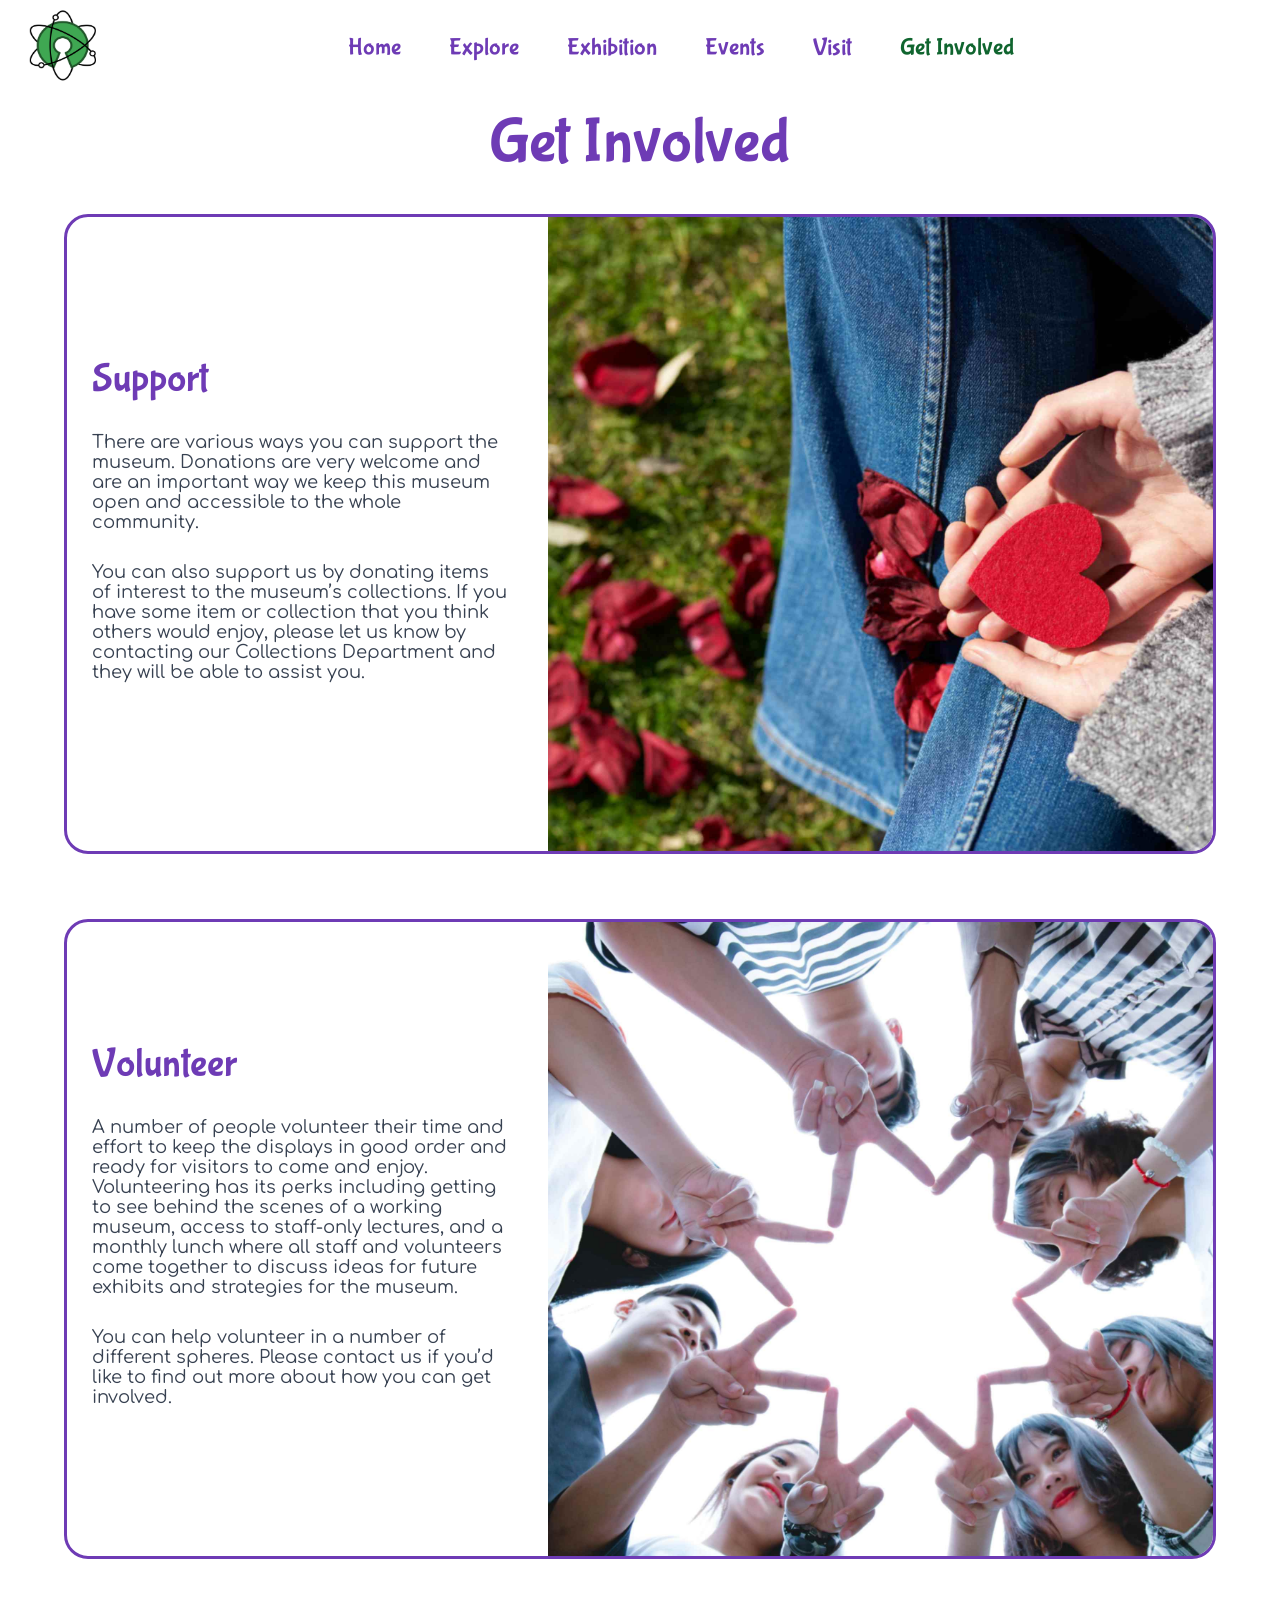
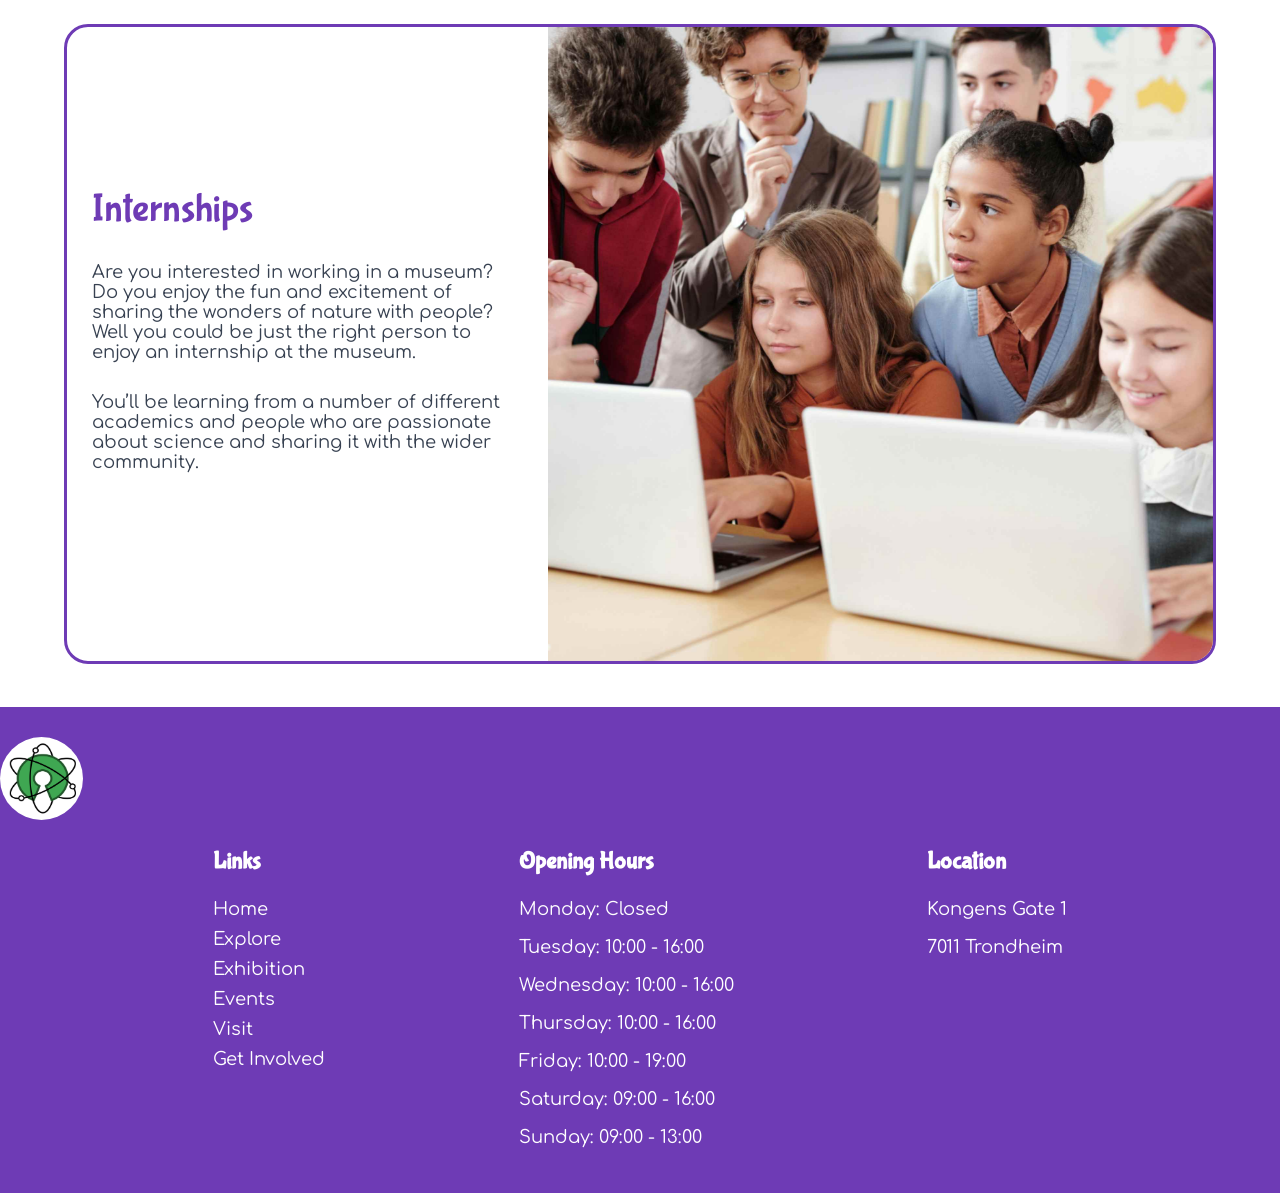
<file: get-involved.html>
<!DOCTYPE html>
<html lang="en">
  <head>
    <meta charset="UTF-8" />
    <meta name="viewport" content="width=device-width, initial-scale=1.0" />
    <meta
      name="description"
      content="Support, volunteer or intern at our community science museum"
    />
    <title>Get Involved | Community Science Museum</title>
    <link rel="preconnect" href="https://fonts.googleapis.com" />
    <link rel="preconnect" href="https://fonts.gstatic.com" crossorigin />
    <link
      href="https://fonts.googleapis.com/css2?family=Bubblegum+Sans&family=Comfortaa:wght@300..700&display=swap"
      rel="stylesheet"
    />
    <link
      href="https://fonts.googleapis.com/css2?family=Material+Symbols+Outlined"
      rel="stylesheet"
    />
    <link rel="stylesheet" href="css/main.css" />
    <link rel="stylesheet" href="css/exhibition-events.css" />
  </head>
  <body class="container">
    <header>
      <nav class="navbar" aria-label="Main navigation">
        <a href="/index.html" class="logo">
          <img src="./images/logo.jpg" alt="Community Science Museum logo" />
        </a>
        <input type="checkbox" id="menu-toggle" class="menu-toggle" />
        <label for="menu-toggle" class="hamburger" aria-label="Mobile menu">
          <span class="material-symbols-outlined icon-menu">menu</span>
          <span class="material-symbols-outlined icon-close">close</span>
        </label>
        <ul class="nav-links">
          <li><a href="index.html">Home</a></li>
          <li><a href="explore.html">Explore</a></li>
          <li><a href="exhibition.html">Exhibition</a></li>
          <li><a href="events.html">Events</a></li>
          <li><a href="visit.html">Visit</a></li>
          <li><a href="get-involved.html" class="active">Get Involved</a></li>
        </ul>
      </nav>
    </header>
    <main>
      <h1 class="page-title">Get Involved</h1>
      <section>
        <div class="card">
          <div class="card-text">
            <h2>Support</h2>
            <p>
              There are various ways you can support the museum. Donations are
              very welcome and are an important way we keep this museum open and
              accessible to the whole community.
            </p>
            <p>
              You can also support us by donating items of interest to the
              museum’s collections. If you have some item or collection that you
              think others would enjoy, please let us know by contacting our
              Collections Department and they will be able to assist you.
            </p>
          </div>
          <div class="card-image">
            <img
              src="images/support.jpg"
              alt="Hands in a grey sweater cupping a red felt heart, symbolising support and generosity"
            />
          </div>
        </div>
        <div class="card">
          <div class="card-text">
            <h2>Volunteer</h2>
            <p>
              A number of people volunteer their time and effort to keep the
              displays in good order and ready for visitors to come and enjoy.
              Volunteering has its perks including getting to see behind the
              scenes of a working museum, access to staff-only lectures, and a
              monthly lunch where all staff and volunteers come together to
              discuss ideas for future exhibits and strategies for the museum.
            </p>
            <p>
              You can help volunteer in a number of different spheres. Please
              contact us if you’d like to find out more about how you can get
              involved.
            </p>
          </div>
          <div class="card-image">
            <img
              src="images/getinvolved-home.jpg"
              alt="Group of young people standing in a circle, forming a star shape with their peace sign fingers"
            />
          </div>
        </div>
        <div class="card">
          <div class="card-text">
            <h2>Internships</h2>
            <p>
              Are you interested in working in a museum? Do you enjoy the fun
              and excitement of sharing the wonders of nature with people? Well
              you could be just the right person to enjoy an internship at the
              museum.
            </p>
            <p>
              You’ll be learning from a number of different academics and people
              who are passionate about science and sharing it with the wider
              community.
            </p>
          </div>
          <div class="card-image">
            <img
              src="images/internship.jpg"
              alt="Students working together on laptops while a teacher guides them"
            />
          </div>
        </div>
      </section>
    </main>
    <footer>
      <div class="footer-container">
        <div class="footer-logo">
          <a href="/index.html">
            <img src="./images/logo.jpg" alt="Community Science Museum logo" />
          </a>
        </div>

        <div class="footer-content-container">
          <div class="footer-content">
            <h3>Links</h3>
            <ul>
              <li><a href="index.html">Home</a></li>
              <li><a href="explore.html">Explore</a></li>
              <li><a href="exhibition.html">Exhibition</a></li>
              <li><a href="events.html">Events</a></li>
              <li><a href="visit.html">Visit</a></li>
              <li><a href="get-involved.html">Get Involved</a></li>
            </ul>
          </div>
          <div class="footer-content">
            <h3>Opening Hours</h3>
            <p>Monday: Closed</p>
            <p>Tuesday: 10:00 - 16:00</p>
            <p>Wednesday: 10:00 - 16:00</p>
            <p>Thursday: 10:00 - 16:00</p>
            <p>Friday: 10:00 - 19:00</p>
            <p>Saturday: 09:00 - 16:00</p>
            <p>Sunday: 09:00 - 13:00</p>
          </div>
          <div class="footer-content">
            <h3>Location</h3>
            <p>Kongens Gate 1</p>
            <p>7011 Trondheim</p>
          </div>
        </div>
      </div>
    </footer>
  </body>
</html>
</file>
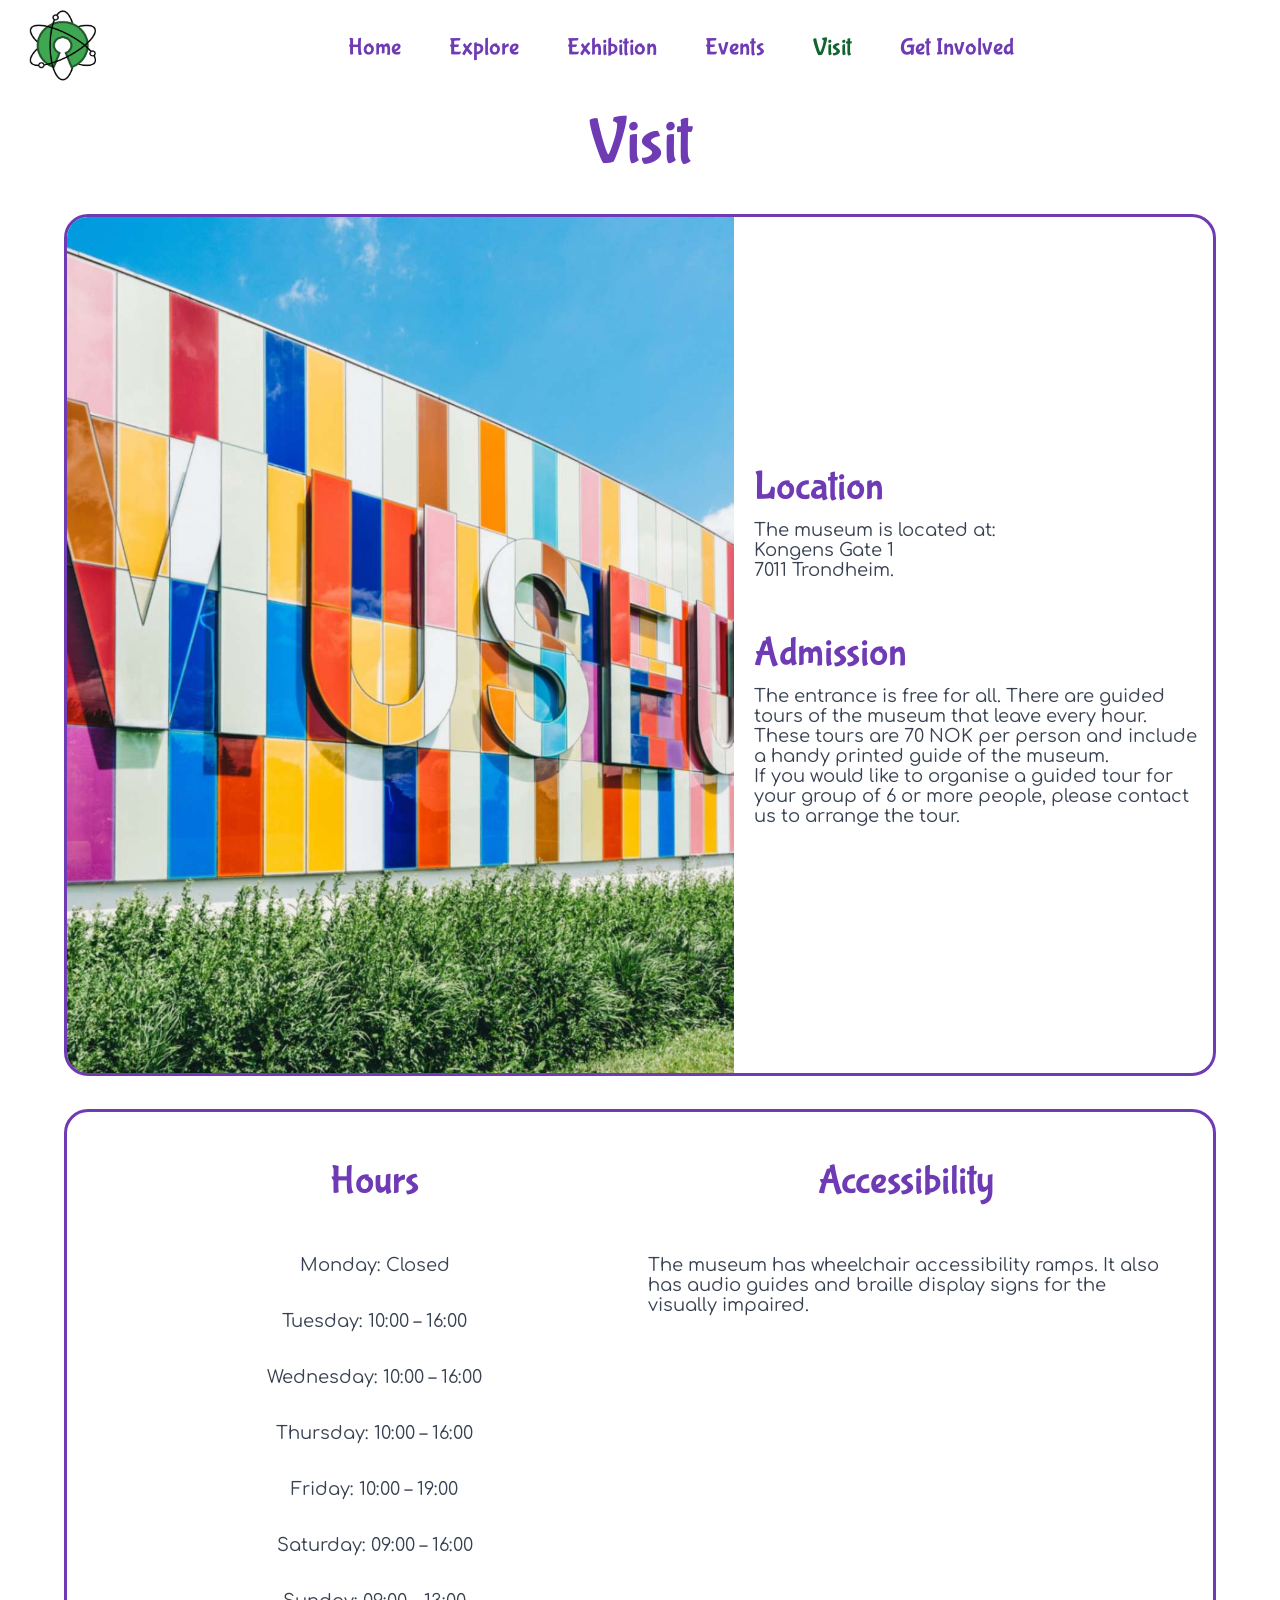
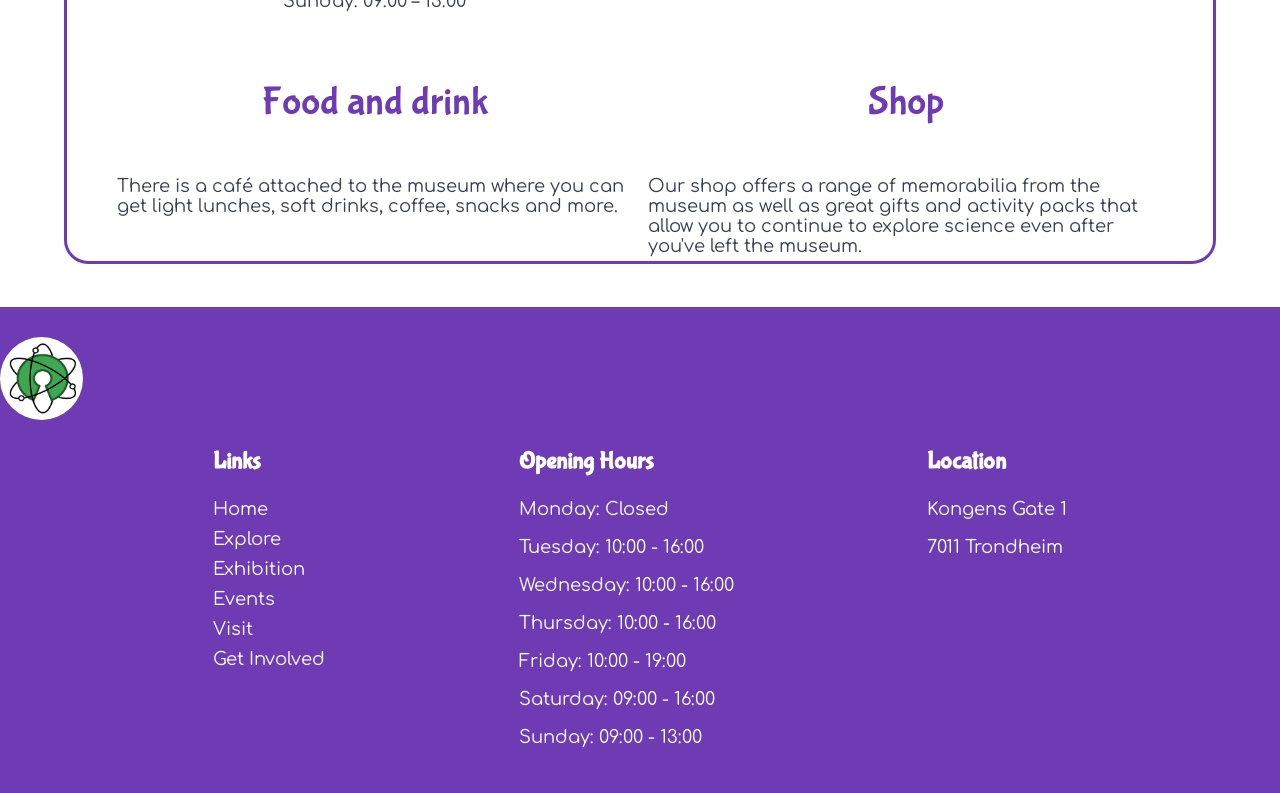
<file: visit.html>
<!DOCTYPE html>
<html lang="en">
  <head>
    <meta charset="UTF-8" />
    <meta name="viewport" content="width=device-width, initial-scale=1.0" />
    <meta
      name="description"
      content="Visitor information including location, hours, admission prices, accessibility, and amenities at Trondheim's Community Science Museum."
    />
    <title>Visit | Community Science Museum</title>
    <link rel="preconnect" href="https://fonts.googleapis.com" />
    <link rel="preconnect" href="https://fonts.gstatic.com" crossorigin />
    <link
      href="https://fonts.googleapis.com/css2?family=Bubblegum+Sans&family=Comfortaa:wght@300..700&display=swap"
      rel="stylesheet"
    />
    <link
      href="https://fonts.googleapis.com/css2?family=Material+Symbols+Outlined"
      rel="stylesheet"
    />
    <link rel="stylesheet" href="css/main.css" />
    <link rel="stylesheet" href="css/visit.css" />
  </head>
  <body class="container">
    <header>
      <nav class="navbar" aria-label="Main navigation">
        <a href="/index.html" class="logo">
          <img src="./images/logo.jpg" alt="Community Science Museum logo" />
        </a>
        <input type="checkbox" id="menu-toggle" class="menu-toggle" />
        <label for="menu-toggle" class="hamburger" aria-label="Mobile menu">
          <span class="material-symbols-outlined icon-menu">menu</span>
          <span class="material-symbols-outlined icon-close">close</span>
        </label>
        <ul class="nav-links">
          <li><a href="index.html">Home</a></li>
          <li><a href="explore.html">Explore</a></li>
          <li><a href="exhibition.html">Exhibition</a></li>
          <li><a href="events.html">Events</a></li>
          <li><a href="visit.html" class="active">Visit</a></li>
          <li><a href="get-involved.html">Get Involved</a></li>
        </ul>
      </nav>
    </header>
    <main>
      <h1 class="page-title">Visit</h1>
      <section class="cards-container">
        <div class="first-card">
          <div class="image-left">
            <img
              src="images/visit.jpg"
              alt="Exterior of a museum with rainbow colored panels and giant letters spelling “MUSEUM”"
            />
          </div>

          <div class="content-right">
            <div class="content-group">
              <h2>Location</h2>
              <p>
                The museum is located at:<br />
                Kongens Gate 1<br />
                7011 Trondheim.
              </p>
            </div>
            <div class="content-group">
              <h2>Admission</h2>
              <p>
                The entrance is free for all. There are guided tours of the
                museum that leave every hour. These tours are 70 NOK per person
                and include a handy printed guide of the museum. <br />
                If you would like to organise a guided tour for your group of 6
                or more people, please contact us to arrange the tour.
              </p>
            </div>
          </div>
        </div>
        <div class="card second-card">
          <div class="grid-container">
            <div class="grid-item">
              <h2>Hours</h2>
              <p>Monday: Closed</p>
              <p>Tuesday: 10:00 – 16:00</p>
              <p>Wednesday: 10:00 – 16:00</p>
              <p>Thursday: 10:00 – 16:00</p>
              <p>Friday: 10:00 – 19:00</p>
              <p>Saturday: 09:00 – 16:00</p>
              <p>Sunday: 09:00 – 13:00</p>
            </div>
            <div class="grid-item">
              <h2>Accessibility</h2>
              <p>
                The museum has wheelchair accessibility ramps. It also has audio
                guides and braille display signs for the visually impaired.
              </p>
            </div>
            <div class="grid-item">
              <h2>Food and drink</h2>
              <p>
                There is a café attached to the museum where you can get light
                lunches, soft drinks, coffee, snacks and more.
              </p>
            </div>
            <div class="grid-item">
              <h2>Shop</h2>
              <p>
                Our shop offers a range of memorabilia from the museum as well
                as great gifts and activity packs that allow you to continue to
                explore science even after you've left the museum.
              </p>
            </div>
          </div>
        </div>
      </section>
    </main>
    <footer>
      <div class="footer-container">
        <div class="footer-logo">
          <a href="/index.html">
            <img src="./images/logo.jpg" alt="Community Science Museum logo" />
          </a>
        </div>

        <div class="footer-content-container">
          <div class="footer-content">
            <h3>Links</h3>
            <ul>
              <li><a href="index.html">Home</a></li>
              <li><a href="explore.html">Explore</a></li>
              <li><a href="exhibition.html">Exhibition</a></li>
              <li><a href="events.html">Events</a></li>
              <li><a href="visit.html">Visit</a></li>
              <li><a href="get-involved.html">Get Involved</a></li>
            </ul>
          </div>
          <div class="footer-content">
            <h3>Opening Hours</h3>
            <p>Monday: Closed</p>
            <p>Tuesday: 10:00 - 16:00</p>
            <p>Wednesday: 10:00 - 16:00</p>
            <p>Thursday: 10:00 - 16:00</p>
            <p>Friday: 10:00 - 19:00</p>
            <p>Saturday: 09:00 - 16:00</p>
            <p>Sunday: 09:00 - 13:00</p>
          </div>
          <div class="footer-content">
            <h3>Location</h3>
            <p>Kongens Gate 1</p>
            <p>7011 Trondheim</p>
          </div>
        </div>
      </div>
    </footer>
  </body>
</html>
</file>
<file: css/main.css>
body,
html {
  padding: 0;
  box-sizing: border-box;
  font-family: "Comfortaa", Arial, Helvetica, sans-serif;
  overflow-x: hidden;
}

.container {
  max-width: 1440px;
  margin: 0 auto;
}

main {
  margin-left: 64px;
  margin-right: 64px;
}

.navbar {
  display: flex;
  align-items: center;
  color: #fff;
  padding: 0 20px;
  position: relative;
  height: 94px;
}
.logo img {
  width: 83px;
  height: 83px;
}
.navbar .logo {
  margin-right: auto;
}

.nav-links {
  list-style: none;
  display: flex;
  justify-content: center;
  flex: 1;
  margin: 0;
  padding: 0;
  gap: 48px;
}

.nav-links a {
  font-family: "Bubblegum Sans", cursive;
  text-decoration: none;
  color: #6e3bb5;
  font-size: 24px;
  font-weight: 400;
  transition: color 0.3s ease;
}

.nav-links a:hover {
  color: #10652f;
}

.nav-links a.active {
  color: #10652f;
}

.hamburger {
  display: none;
  cursor: pointer;
  position: relative;
}

.material-symbols-outlined {
  font-size: 30px;
  transition: opacity 0.3s ease, transform 0.3s ease;
}

.icon-menu {
  color: #10652f;
}

.icon-close {
  color: #10652f;
  opacity: 0;
  position: absolute;
  top: 0;
  left: 0;
}

.menu-toggle {
  display: none;
}

h1,
h2,
h3 {
  font-family: "Bubblegum Sans", Arial, Helvetica, sans-serif;
  color: #6e3bb5;
}

h2 {
  font-size: 40px;
  font-weight: 400;
}

p {
  color: #374151;
  font-size: 18px;
  font-weight: 400;
}

.page-title {
  color: #6e3bb5;
  font-size: 4rem;
  font-weight: 400;
  text-align: center;
  margin-top: 0.69rem;
  margin-bottom: 2.12rem;
}

.btn {
  width: 15.25rem;
  height: 3.938rem;
  border-radius: 1.5rem;
  background-color: #6e3bb5;
  border: none;
  color: white;
  font-size: 2.25rem;
  font-family: "Bubblegum Sans", sans-serif;
  text-decoration: none;
  display: flex;
  align-items: center;
  justify-content: center;
  border: 3px solid transparent;
}

.btn:hover {
  background-color: white;
  border: 3px solid #6e3bb5;
  color: #6e3bb5;
}

/* cta link styling */

.card-text a {
  text-decoration: none;
  color: #10652f;
}
.cta-link-text {
  border-bottom: 2px solid #6e3bb5;
  font-size: 20px;
  font-family: "Bubblegum Sans", sans-serif;
  font-weight: 400;
}
.cta-link {
  display: inline-flex;
  align-items: center;
  gap: 10px;
  margin: 0 auto;
}

/* Footer */
footer {
  margin-top: 2.688rem;
}
.footer-container {
  background-color: #6e3bb5;
  height: 28.5rem;
  padding-top: 1.875rem;
}

.footer-logo img {
  width: 5.188rem;
  height: 5.188rem;
  border-radius: 50%;
}

.footer-content-container {
  display: flex;
  justify-content: space-evenly;
  padding: 0 20px;
}

.footer-content a {
  text-decoration: none;
  font-size: 1.125rem;
  color: white;
}

.footer-content h3 {
  color: #ffff;
  font-size: 1.5rem;
}

.footer-content ul {
  list-style-type: none;
  padding: 0;
  margin: 0;
}

.footer-content li {
  margin-bottom: 0.625rem;
}

.footer-content p {
  color: #ffff;
  font-size: 1.125rem;
  padding: 0;
  margin-bottom: 0.625rem;
}

@media (max-width: 767px) {
  .page-title {
    font-size: 32px;
    margin-top: 31px;
    margin-bottom: 17px;
  }
  /* Navbar */
  .navbar {
    height: 64px;
    margin-top: 34px;
  }
  .logo img {
    width: 64px;
    height: 64px;
  }

  .nav-links {
    display: none;
    flex-direction: column;
    background-color: #ffff;
    position: absolute;
    top: 64px;
    right: 0;
    width: 100%;
    text-align: center;
    gap: 35px;
    padding: 12px 0;
    z-index: 1000;
  }

  .nav-links a {
    font-size: 18px;
    font-weight: 400;
  }

  .menu-toggle:checked + .hamburger + .nav-links {
    display: flex;
  }

  .hamburger {
    display: flex;
  }

  .menu-toggle:checked + .hamburger .icon-menu {
    opacity: 0;
    transform: rotate(-90deg);
  }

  .menu-toggle:checked + .hamburger .icon-close {
    opacity: 1;
    transform: rotate(0deg);
  }

  h2 {
    font-size: 20px;
  }

  p {
    font-size: 16px;
  }

  main {
    margin-left: 16px;
    margin-right: 16px;
  }

  .btn {
    width: 180px;
    height: 46px;
    font-size: 24px;
  }

  /* Footer */
  footer {
    margin-top: 63px;
  }

  .footer-container {
    height: 749px;
    padding-top: 15px;
  }

  .footer-content-container {
    flex-direction: column;
    padding: 0 89px;
  }

  .footer-logo {
    text-align: center;
  }
  .footer-content a {
    font-size: 16px;
  }
  .footer-content h3 {
    font-size: 18px;
  }

  .footer-content p {
    font-size: 16px;
  }
}

@media (min-width: 768px) and (max-width: 1024px) {
  main {
    margin-left: 32px;
    margin-right: 32px;
  }

  /* Navbar */

  .nav-links {
    gap: 32px;
  }

  .btn {
    width: 12rem;
    height: 3.5rem;
    font-size: 1.75rem;
  }
}
</file>
<file: css/home.css>
.hero {
  height: 45.125rem;
  background: url("../images/hero-image.jpg");
  background-repeat: no-repeat;
  border-radius: 1.5rem;
  background-size: cover;
  background-position: center;
  position: relative;
}

.hero-content {
  display: flex;
  flex-direction: column;
  position: absolute;
  left: 50%;
  top: 50%;
  transform: translateY(-50%);
  gap: 0.688rem;
}
.hero-content p {
  margin: 0;
}

.p-1 {
  font-size: 1.5rem;
  color: #ffff;
  font-weight: 400;
}

.p-2 {
  font-size: 2.5rem;
  font-weight: 700;
  color: #ffff;
}

/*Home section one*/
.home-sec-1 {
  width: 100%;
  margin-top: 3.625rem;
  display: flex;
  flex-direction: column;
  gap: 3.625rem;
}

.home-sub-sec {
  border: 3px solid #6e3bb5;
  border-radius: 1.5rem;
  display: flex;
  flex-direction: row;
  gap: 2.188rem;
  overflow: hidden;
  align-items: center;
  justify-content: center;
  padding-left: 3.375rem;
  padding-right: 3.375rem;
}

.sec-content {
  width: 100%;
  max-width: 42.563rem;
  display: flex;
  align-items: center;
  justify-content: center;
}

.sec-content p {
  width: 42.375rem;
}
.sec-image {
  width: 100%;
  height: 23.563rem;
}
.sec-image img {
  width: 100%;
  height: 100%;
  object-fit: cover;
}

/*Home section 2*/

.home-sec-2 {
  margin-top: 6.063rem;
  display: grid;
  grid-template-columns: repeat(2, 1fr);
  gap: 2.813rem;
  justify-items: center;
}
.home-sec-2-div {
  display: flex;
  flex-direction: column;
  align-items: center;
  width: 36.375rem;
  height: 25.313rem;
}

.home-sec-2-div img {
  width: 100%;
  height: 20.75rem;
  object-fit: cover;
  border-radius: 1.5rem;
  margin-bottom: 0.625rem;
}

.center-div {
  grid-column: 1 / -1;
}

/* Responsive styles mobile */
@media (max-width: 767px) {
  /* Hero */

  .hero {
    height: 228px;
  }

  .hero-content {
    gap: 8px;
  }
  .p-1 {
    font-size: 16px;
  }

  .p-2 {
    font-size: 16px;
  }

  /* Home section 1 */
  .home-sec-1 {
    margin-top: 40px;
    gap: 31px;
  }

  .home-sub-sec {
    display: flex;
    flex-direction: column;
    gap: 20px;
    padding: 0;
  }

  .sec-content {
    width: 100%;
  }

  .sec-content p {
    width: 100%;
    margin: 0;
    padding: 10.5px 14px 0;
  }

  .sec-image {
    height: 184px;
    padding-bottom: 10px;
  }

  /*Home section 2*/

  .home-sec-2 {
    display: grid;
    grid-template-columns: 1fr;
    margin-top: 68px;
    gap: 25px;
  }

  .home-sec-2-div {
    width: 100%;
    height: 279px;
  }

  .center-div {
    grid-column: auto;
  }

  .home-sec-2-div img {
    height: 219px;
  }
}

/* tablet & small laptop */

@media (min-width: 768px) and (max-width: 1024px) {
  /* Hero section */
  .hero {
    height: 500px;
  }

  .hero-content {
    gap: 0.5rem;
  }

  /* Section one */
  .home-sub-sec {
    padding-left: 2rem;
    padding-right: 2rem;
  }

  .sec-content p {
    width: 100%;
  }

  .sec-image {
    height: 300px;
  }

  .home-sec-2-div {
    width: 100%;
    height: auto;
  }

  .home-sec-2-div img {
    height: 250px;
  }

  .center-div {
    max-width: 28.1rem;
    grid-column: 1 / -1;
  }
}
</file>
<file: css/exhibition-events.css>
section {
  margin-top: 34px;
  display: flex;
  flex-direction: column;
  gap: 65px;
}

.card {
  height: 634px;
  border-radius: 24px;
  border: 3px solid #6e3bb5;
  display: flex;
  gap: 40px;
  align-items: center;
  overflow: hidden;
}

.card-text {
  display: flex;
  flex-direction: column;
  padding-left: 25px;
}

.card-text h2 {
  margin: 0;
  margin-bottom: 30px;
}

.card-text p {
  margin: 0;
  margin-bottom: 30px;
}

.material-symbols-outlined {
  font-size: 35px;
}

.card-image {
  width: 58%;
  height: 100%;
  flex-shrink: 0;
}

.card-image img {
  width: 100%;
  height: 100%;
  object-fit: cover;
}

@media (max-width: 767px) {
  .card {
    flex-direction: column-reverse;
    height: auto;
    gap: 30px;
  }

  .card-image {
    width: 100%;
    height: 50%;
  }
  .card-text h2 {
    margin-bottom: 11px;
  }

  .card-text p {
    margin-bottom: 26px;
  }
  .card-text {
    margin-bottom: 11px;
    padding: 0 17px;
  }
}

@media (min-width: 768px) and (max-width: 1024px) {
  .card {
    height: 500px;
  }
  .card-text h2 {
    margin-bottom: 10px;
  }
  .card-text p {
    margin-bottom: 20px;
  }
}
</file>
<file: css/explore.css>
.section-1-container {
  display: grid;
  grid-template-columns: repeat(2, 1fr);
  margin-bottom: 39px;
  gap: 80px;
}

.section-content {
  display: flex;
  flex-direction: column;
  gap: 30px;
}

.section-img {
  width: 100%;
  height: 323px;
  object-fit: cover;
  border-radius: 24px;
  margin-top: auto;
}
.btn {
  margin: 0 auto;
}

.section-2 {
  margin-top: 82px;
}

.section-2 .section-1-container > div {
  display: flex;
  flex-direction: column;
  height: 100%;
}

.section-2 .section-content {
  flex-grow: 1;
}

@media (max-width: 767px) {
  .section-1-container {
    grid-template-columns: 1fr;
  }

  .section-1-container {
    gap: 50px;
    margin-bottom: 18px;
  }

  .section-content {
    gap: 16px;
  }

  .section-img {
    height: 219px;
  }

  .section-2 {
    margin-top: 40px;
  }
}

@media (min-width: 768px) and (max-width: 1024px) {
  .section-1-container {
    gap: 40px;
    margin-bottom: 18px;
  }

  .section-content {
    gap: 16px;
  }

  .section-img {
    height: 250px;
  }

  .section-2 {
    margin-top: 40px;
  }
}
</file>
<file: css/visit.css>
.cards-container {
  display: flex;
  flex-direction: column;
  gap: 33px;
}

.first-card {
  height: 856px;
  display: flex;
  gap: 20px;
  border: 3px solid #6e3bb5;
  border-radius: 24px;
  overflow: hidden;
}

.image-left {
  width: 60%;
}

.image-left img {
  width: 100%;
  height: 100%;
  object-fit: cover;
}

.content-right {
  width: 40%;
  padding-right: 14px;
  display: flex;
  flex-direction: column;
  gap: 50px;
  justify-content: center;
}

.content-group h2 {
  margin: 0 0 10px;
}

.content-group p {
  margin: 0;
}

.second-card {
  height: 723px;
  border: 3px solid #6e3bb5;
  border-radius: 24px;
  padding: 13px 50px;
}

.grid-container {
  display: grid;
  grid-template-columns: repeat(2, 1fr);
  height: 100%;
  gap: 16px;
}

.grid-item {
  display: flex;
  flex-direction: column;
  align-items: center;
}

@media (max-width: 767px) {
  .first-card {
    flex-direction: column;
    height: auto;
  }

  .image-left {
    width: 100%;
    height: 219px;
  }

  .content-right {
    width: 100%;
    gap: 20px;
    padding: 0;
  }

  .content-group {
    width: 100%;
    padding: 0 17px 15px;
    box-sizing: border-box;
  }

  .second-card {
    height: auto;
    padding: 17px 15px;
  }
  .grid-container {
    grid-template-columns: 1fr;
    gap: 8px;
  }
  .grid-item {
    align-items: flex-start;
  }

  .grid-item h2 {
    margin: 0;
  }
}

@media (min-width: 768px) and (max-width: 1024px) {
  .first-card {
    height: auto;
  }

  .second-card {
    height: auto;
    padding: 17px 15px;
  }
}
</file>
